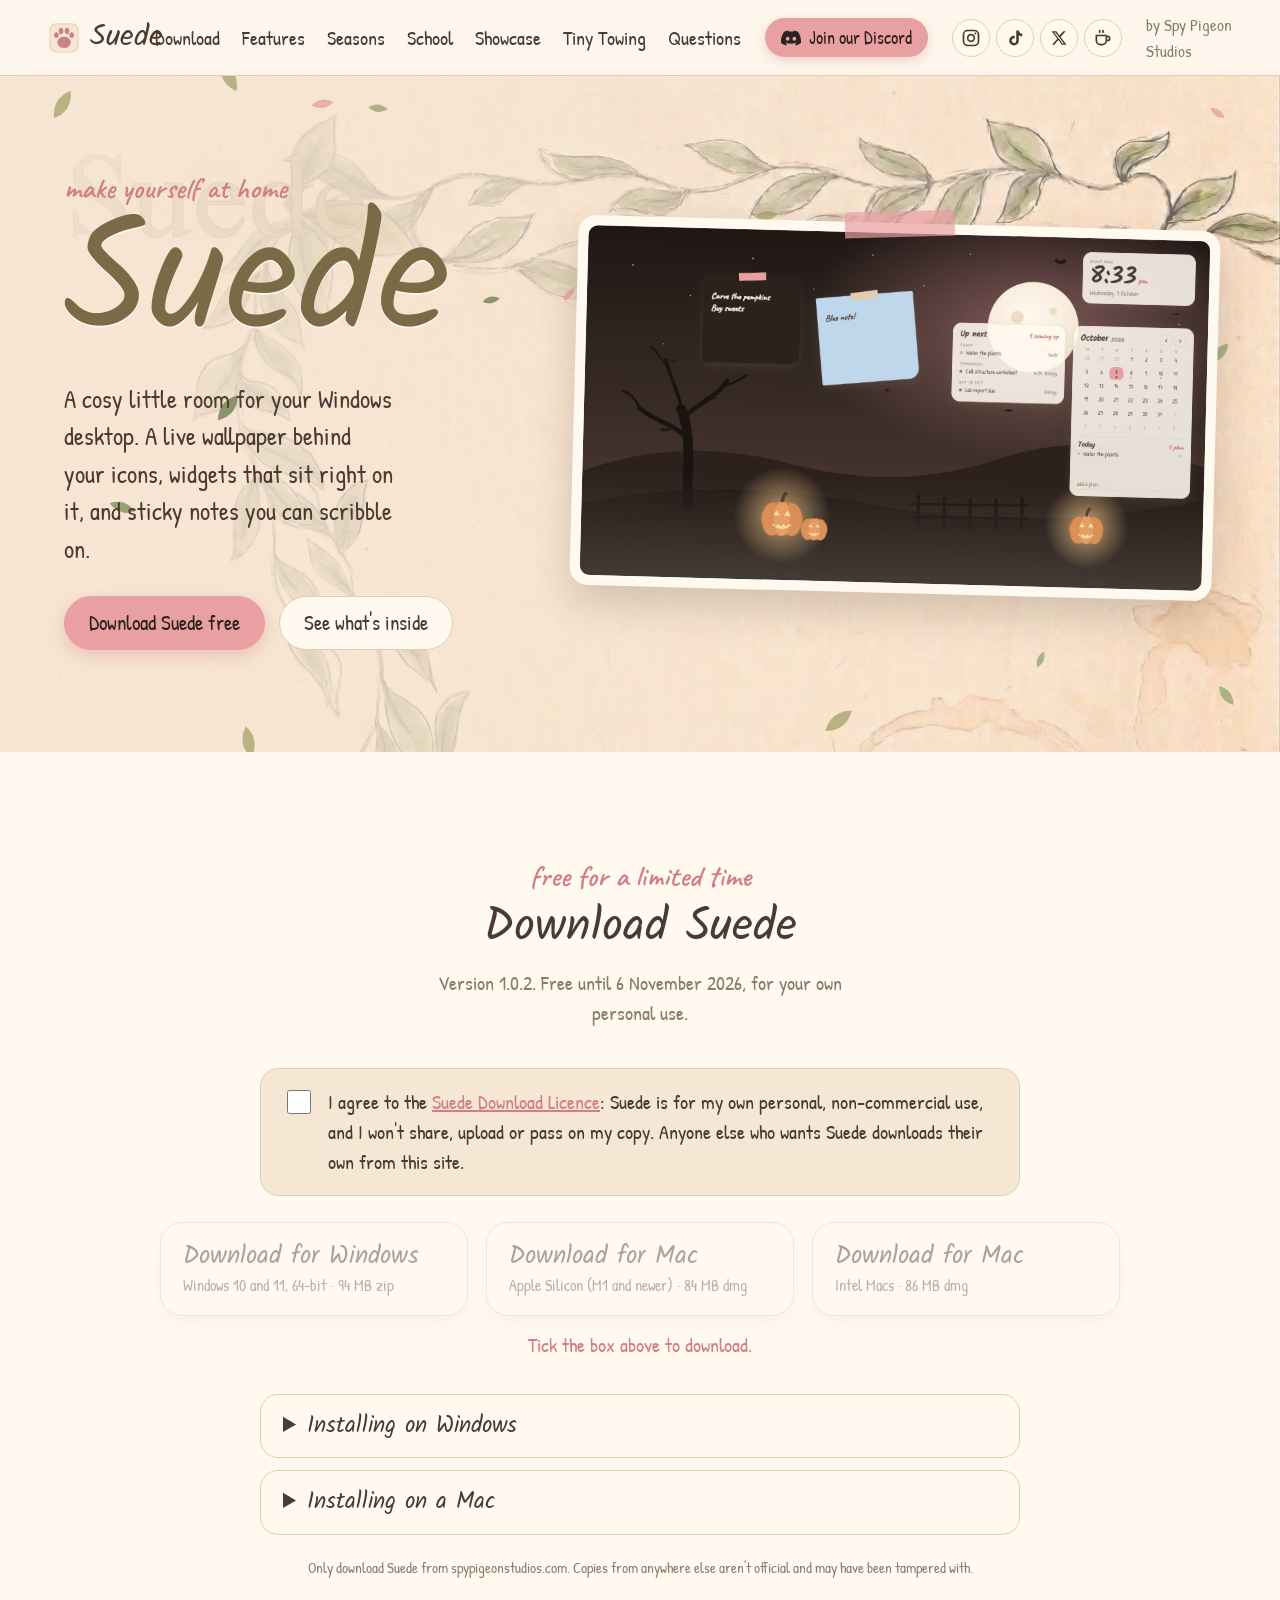
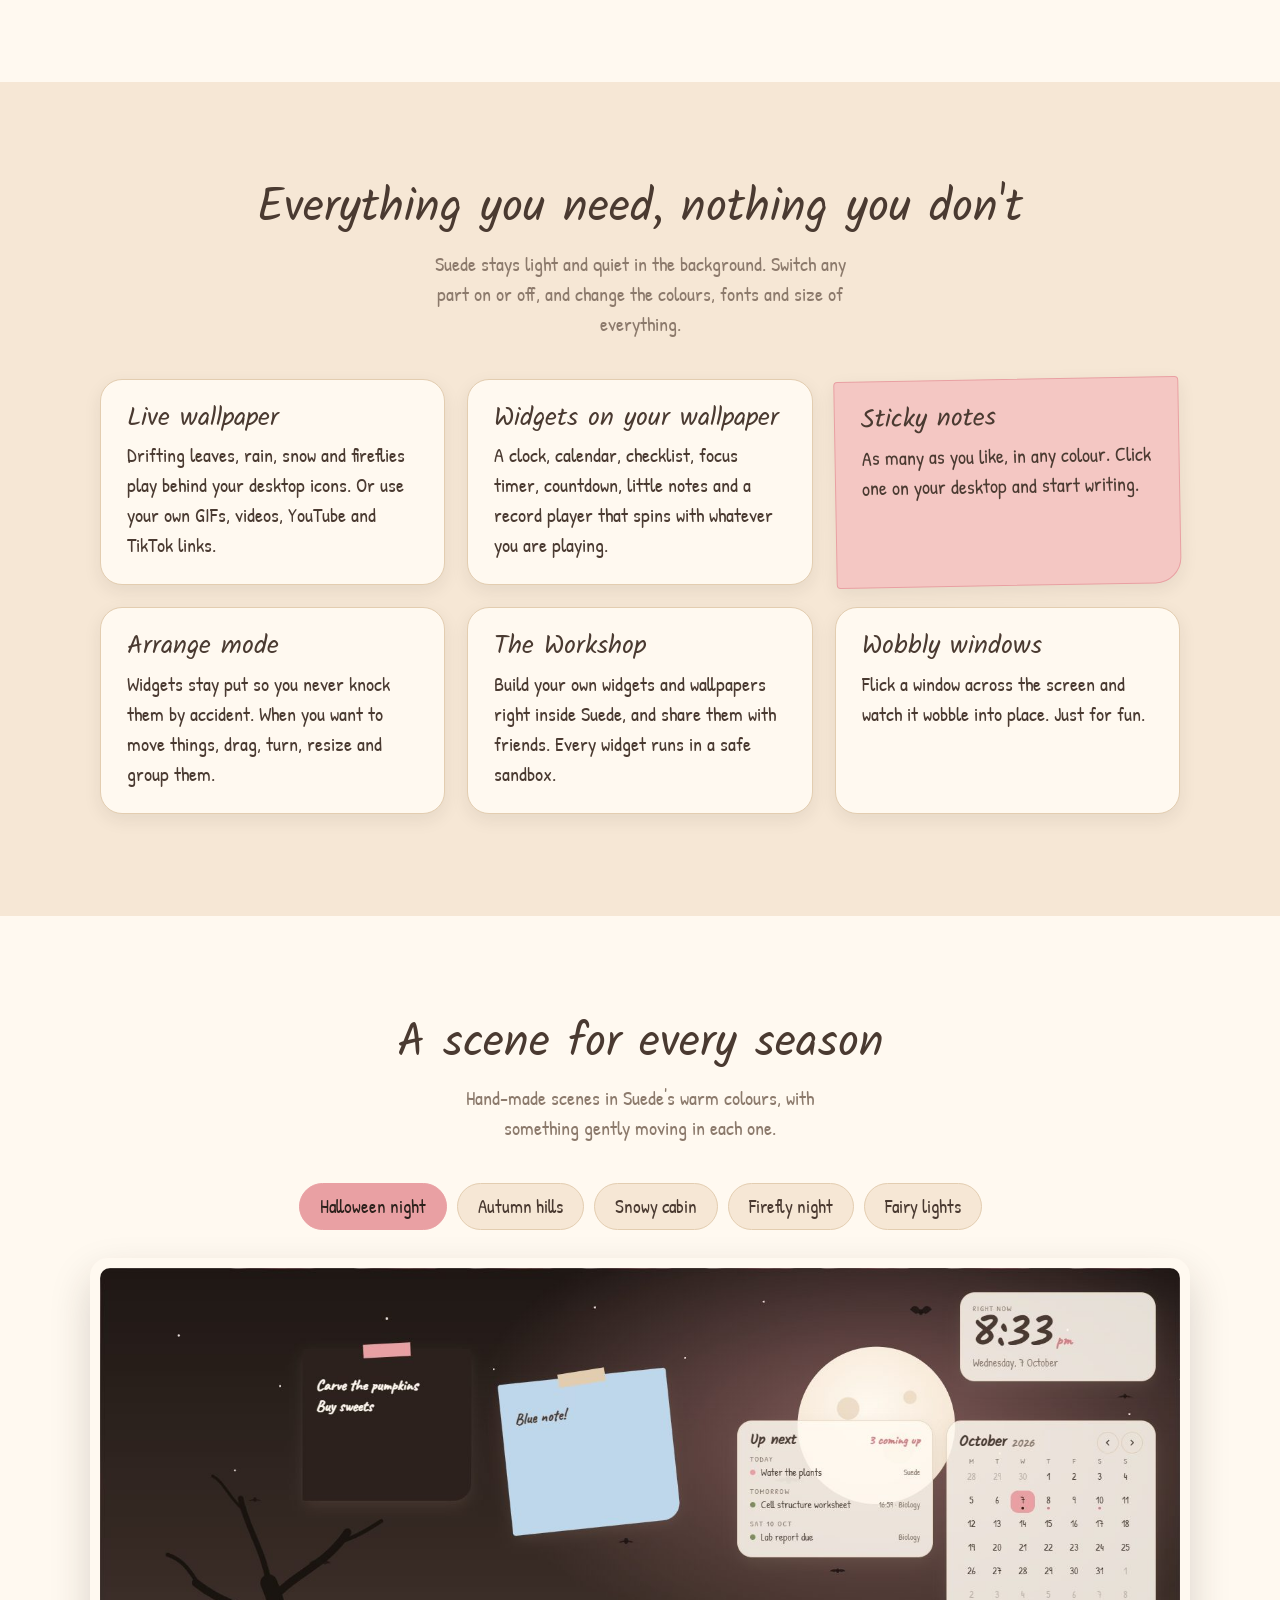
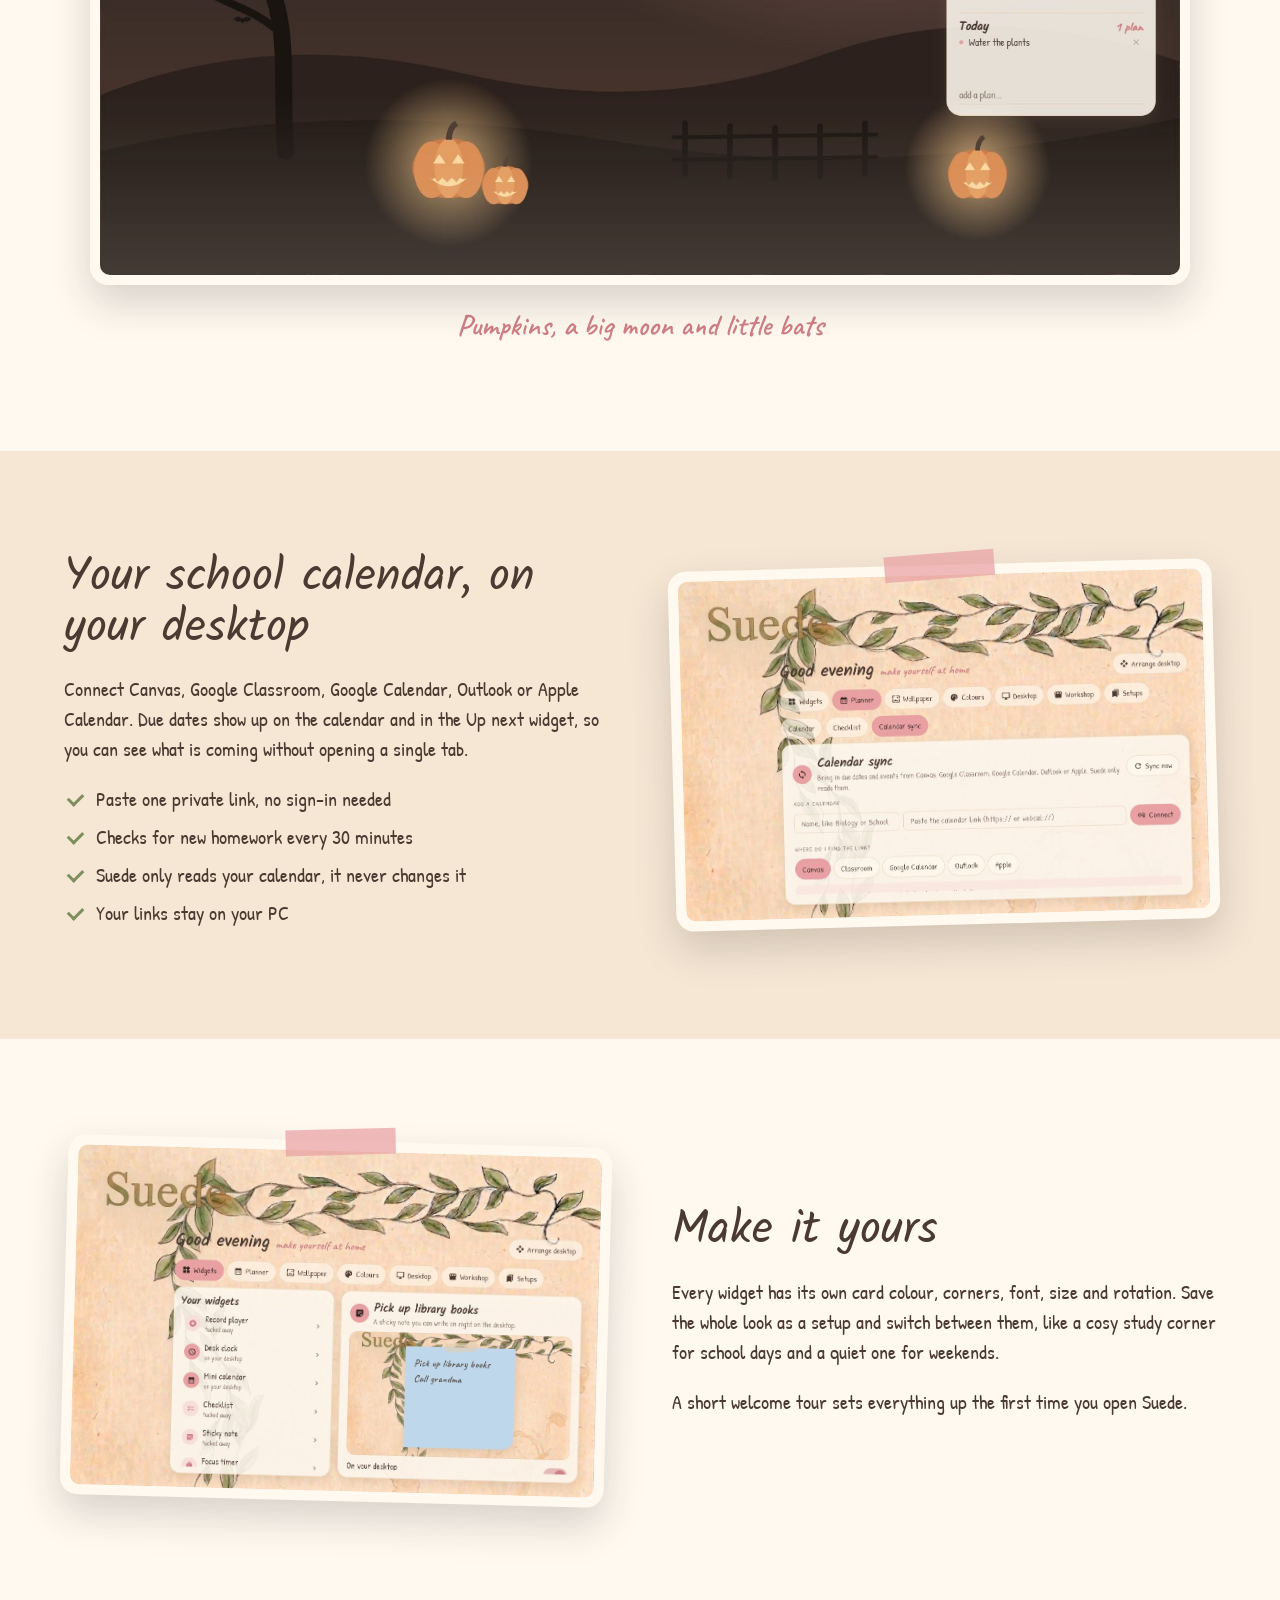
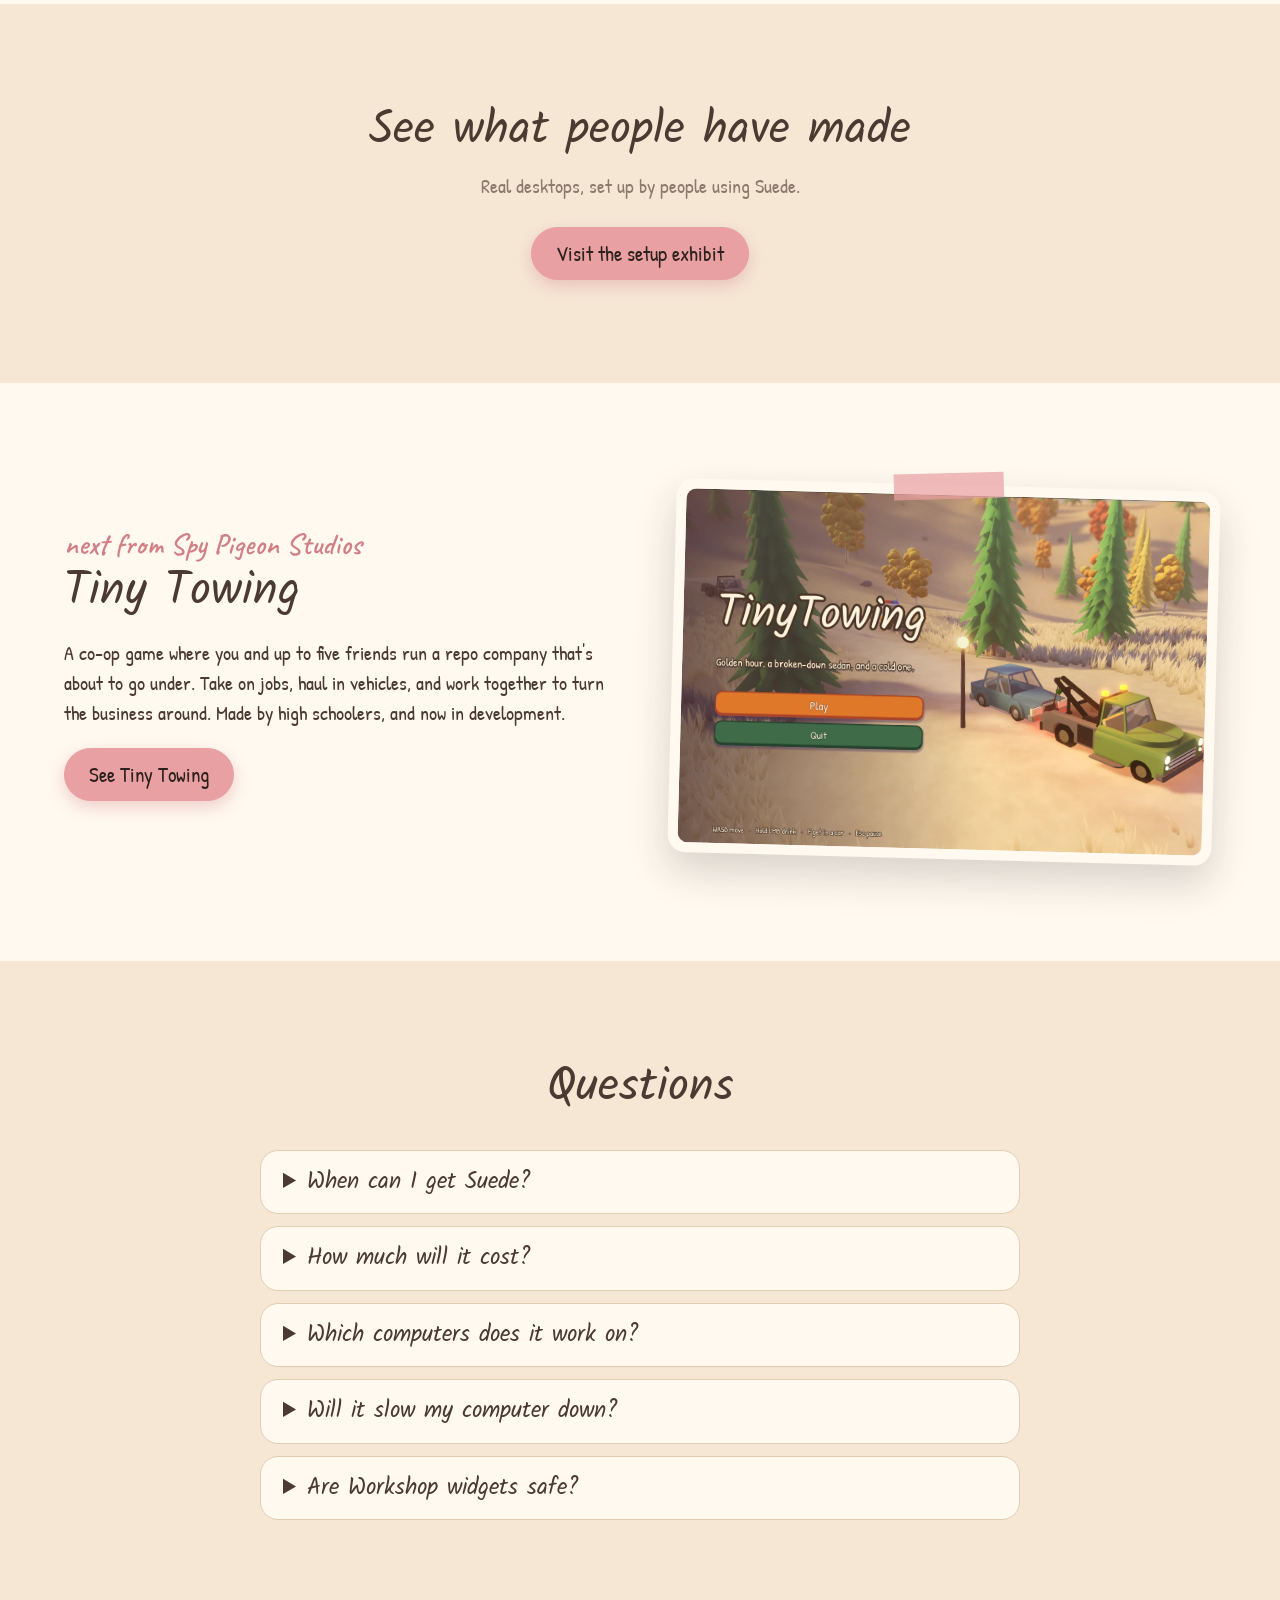
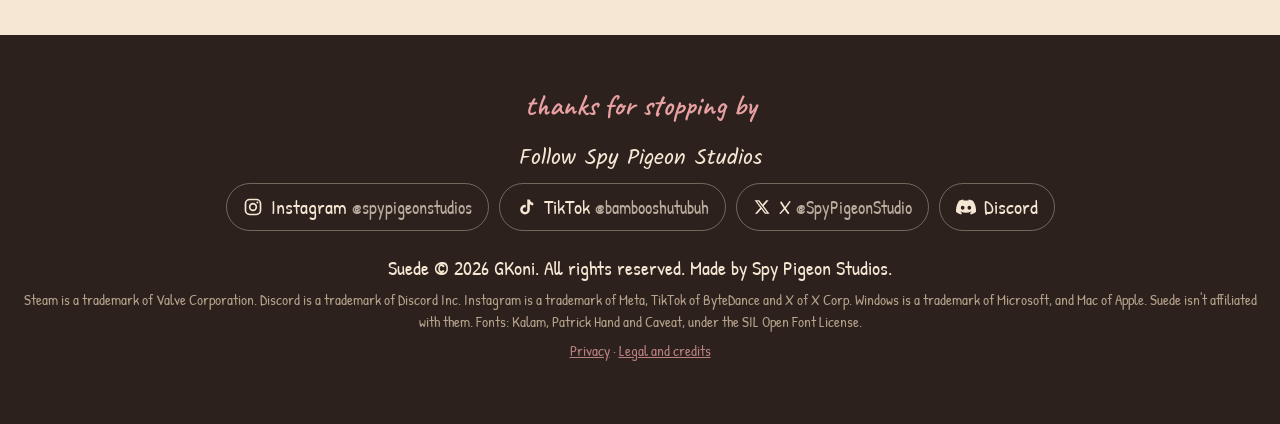
<file: index.html>
<!doctype html>
<!-- Suede. Copyright (c) 2026 GKoni. All rights reserved. Made by Spy Pigeon Studios. -->
<html lang="en">
<head>
    <meta charset="utf-8">
    <meta name="viewport" content="width=device-width, initial-scale=1">
    <title>Suede - a cosy little room for your desktop</title>
    <meta name="description" content="Suede turns your Windows desktop into a cosy little room: a live wallpaper behind your icons, widgets that sit right on it, sticky notes, and your school calendar. Coming to Steam.">
    <meta property="og:title" content="Suede - a cosy little room for your desktop">
    <meta property="og:description" content="Live wallpapers, widgets, sticky notes and your school calendar, right on your Windows desktop. Coming to Steam.">
    <meta property="og:image" content="https://spypigeonstudios.com/images/desk-halloween.jpg">
    <meta property="og:url" content="https://spypigeonstudios.com/">
    <meta name="twitter:card" content="summary_large_image">
    <meta name="theme-color" content="#F6E7D5">
    <link rel="icon" href="favicon.ico">
    <link rel="apple-touch-icon" href="images/icon-180.png">
    <link rel="stylesheet" href="style.css">
    <script type="application/ld+json">
    {"@context": "https://schema.org", "@type": "Organization", "name": "Spy Pigeon Studios", "url": "https://spypigeonstudios.com/",
     "logo": "https://spypigeonstudios.com/images/icon-180.png",
     "sameAs": ["https://www.instagram.com/spypigeonstudios/", "https://www.tiktok.com/@bambooshutubuh", "https://x.com/SpyPigeonStudio", "https://discord.gg/Z22ZAXCTtA"]}
    </script>
</head>
<body>
    <header class="top">
        <a class="brand" href="#">
            <img src="images/icon-64.png" alt="" width="32" height="32">
            <span>Suede</span>
        </a>
        <nav>
            <a href="#download">Download</a>
            <a href="#features">Features</a>
            <a href="#seasons">Seasons</a>
            <a href="#school">School</a>
            <a href="showcase.html">Showcase</a>
            <a href="tinytowing.html">Tiny Towing</a>
            <a href="#questions">Questions</a>
        </nav>
        <a class="discord" href="https://discord.gg/Z22ZAXCTtA" target="_blank" rel="noopener">
            <svg viewBox="0 0 24 24" width="20" height="20" aria-hidden="true"><path fill="currentColor" d="M20.3 4.4A19.6 19.6 0 0 0 15.4 3l-.6 1.3a18.3 18.3 0 0 0-5.6 0L8.6 3a19.5 19.5 0 0 0-4.9 1.4C.6 9-.3 13.5.1 18a19.8 19.8 0 0 0 6 3l1.3-2.1c-.7-.3-1.4-.6-2-1l.5-.4a14 14 0 0 0 12.2 0l.5.4c-.6.4-1.3.7-2 1l1.3 2.1a19.7 19.7 0 0 0 6-3c.5-5.2-.8-9.7-3.6-13.6ZM8 15.3c-1.2 0-2.2-1.1-2.2-2.4s1-2.4 2.2-2.4 2.2 1.1 2.2 2.4-1 2.4-2.2 2.4Zm8 0c-1.2 0-2.2-1.1-2.2-2.4s1-2.4 2.2-2.4 2.2 1.1 2.2 2.4-1 2.4-2.2 2.4Z"/></svg>
            <span>Join our Discord</span>
        </a>
        <span class="socials">
            <a class="social" href="https://www.instagram.com/spypigeonstudios/" target="_blank" rel="noopener me" aria-label="Spy Pigeon Studios on Instagram" title="Instagram"><svg viewBox="0 0 24 24" width="20" height="20" aria-hidden="true"><rect x="3" y="3" width="18" height="18" rx="5" fill="none" stroke="currentColor" stroke-width="2"/><circle cx="12" cy="12" r="4" fill="none" stroke="currentColor" stroke-width="2"/><circle cx="17.3" cy="6.7" r="1.2" fill="currentColor"/></svg></a>
            <a class="social" href="https://www.tiktok.com/@bambooshutubuh" target="_blank" rel="noopener me" aria-label="Spy Pigeon Studios on TikTok" title="TikTok"><svg viewBox="0 0 24 24" width="20" height="20" aria-hidden="true"><path fill="currentColor" d="M16.6 3c.4 2.2 1.9 3.8 4.1 4v3.1a7.6 7.6 0 0 1-4.1-1.3v6.4a5.8 5.8 0 1 1-5.8-5.8c.3 0 .6 0 .9.1v3.2a2.7 2.7 0 1 0 1.8 2.5V3h3.1Z"/></svg></a>
            <a class="social" href="https://x.com/SpyPigeonStudio" target="_blank" rel="noopener me" aria-label="Spy Pigeon Studios on X" title="X"><svg viewBox="0 0 24 24" width="18" height="18" aria-hidden="true"><path fill="currentColor" d="M17.8 3h3l-6.6 7.6L22 21h-6.1l-4.8-6.3L5.6 21h-3l7.1-8.1L2.2 3h6.2l4.3 5.7L17.8 3Zm-1 16.2h1.7L7.3 4.7H5.5l11.3 14.5Z"/></svg></a>
            <a class="social" href="https://buymeacoffee.com/spypigeonstudios" target="_blank" rel="noopener me" aria-label="Spy Pigeon Studios on Buy Me a Coffee" title="Buy Me a Coffee"><svg viewBox="0 0 24 24" width="20" height="20" aria-hidden="true"><path fill="none" stroke="currentColor" stroke-width="2" stroke-linecap="round" stroke-linejoin="round" d="M4 9h12v6a5 5 0 0 1-5 5H9a5 5 0 0 1-5-5V9Zm12 1h1.5a2.5 2.5 0 0 1 0 5H16M8 3v2m4-2v2"/></svg></a>
        </span>
        <span class="studio">by Spy Pigeon Studios</span>
    </header>

    <aside class="offer" id="offer" data-until="2026-11-06" aria-label="Free for a limited time">
        <div class="offer-words">
            <p class="script">for a limited time</p>
            <h2>Suede is free until 6 November</h2>
            <p>Download Suede 1.0 below, free for your own use. Once the offer ends, Suede is coming to Steam as a paid app. Come say hi on our <a href="https://discord.gg/Z22ZAXCTtA" target="_blank" rel="noopener">Discord</a>.</p>
        </div>
        <div class="offer-action">
            <a class="offer-button" href="#download">
                <svg viewBox="0 0 24 24" width="24" height="24" aria-hidden="true"><path fill="currentColor" d="M12 3a1 1 0 0 1 1 1v9.6l3.3-3.3a1 1 0 1 1 1.4 1.4l-5 5a1 1 0 0 1-1.4 0l-5-5a1 1 0 1 1 1.4-1.4l3.3 3.3V4a1 1 0 0 1 1-1ZM5 19a1 1 0 0 1 1-1h12a1 1 0 1 1 0 2H6a1 1 0 0 1-1-1Z"/></svg>
                <span>Download Suede free</span>
            </a>
            <span class="offer-left" data-left>Free until 6 November 2026</span>
        </div>
    </aside>

    <section class="hero">
        <canvas id="leaves" aria-hidden="true"></canvas>
        <div class="hero-words">
            <p class="script">make yourself at home</p>
            <h1>Suede</h1>
            <p class="lead">A cosy little room for your Windows desktop. A live wallpaper behind your icons, widgets that sit right on it, and sticky notes you can scribble on.</p>
            <div class="actions">
                <a class="button" href="#download">Download Suede free</a>
                <a class="badge" href="#features">See what's inside</a>
            </div>
        </div>
        <figure class="screen tilt-right">
            <span class="tape"></span>
            <img src="images/desk-halloween.jpg" alt="A Windows desktop with the Halloween night wallpaper, sticky notes, an Up next list, a clock and a calendar" width="1600" height="900">
        </figure>
    </section>

    <section id="download" class="band soft download">
        <p class="script">free for a limited time</p>
        <h2>Download Suede</h2>
        <p class="intro">Version 1.0.2. Free until 6 November 2026, for your own personal use.</p>

        <div class="agree-box">
            <label class="agree">
                <input type="checkbox" id="agree">
                <span>I agree to the <a href="legal.html#download-licence">Suede Download Licence</a>: Suede is for my own personal, non-commercial use, and I won't share, upload or pass on my copy. Anyone else who wants Suede downloads their own from this site.</span>
            </label>
        </div>

        <div class="downloads" id="downloads" aria-disabled="true">
            <a class="get" data-os="windows" aria-label="Download for Windows" href="https://github.com/RonTheRentalCop/Spy-Pigeon-Studios/releases/download/v1.0.2/Suede-1.0.2-windows-x64.zip" download>
                <span class="get-name">Download for Windows</span>
                <span class="get-detail">Windows 10 and 11, 64-bit · <span data-size="windows">94 MB zip</span></span>
            </a>
            <a class="get" data-os="mac-arm" aria-label="Download for Mac (Apple Silicon)" href="https://github.com/RonTheRentalCop/Spy-Pigeon-Studios/releases/download/v1.0.2/Suede-1.0.2-mac-apple-silicon.dmg" download>
                <span class="get-name">Download for Mac</span>
                <span class="get-detail">Apple Silicon (M1 and newer) · <span data-size="mac-arm">84 MB dmg</span></span>
            </a>
            <a class="get" data-os="mac-intel" aria-label="Download for Mac (Intel)" href="https://github.com/RonTheRentalCop/Spy-Pigeon-Studios/releases/download/v1.0.2/Suede-1.0.2-mac-intel.dmg" download>
                <span class="get-name">Download for Mac</span>
                <span class="get-detail">Intel Macs · <span data-size="mac-intel">86 MB dmg</span></span>
            </a>
        </div>
        <p class="tick-first" id="tick-first">Tick the box above to download.</p>

        <div class="install-help">
            <details>
                <summary>Installing on Windows</summary>
                <ol>
                    <li>Unzip the whole Suede folder somewhere you like, such as Documents, and keep everything in it together.</li>
                    <li>Double-click <strong>Suede.exe</strong>.</li>
                    <li>Windows may say "Windows protected your PC" because Suede isn't code-signed yet. Click <strong>More info</strong>, then <strong>Run anyway</strong>.</li>
                    <li>Suede lives in the system tray as a little pink paw. Right-click it to open Suede or quit.</li>
                </ol>
            </details>
            <details>
                <summary>Installing on a Mac</summary>
                <ol>
                    <li>Not sure which Mac you have? Open the Apple menu, choose <strong>About This Mac</strong>, and look at <strong>Chip</strong>. "Apple M…" means Apple Silicon. "Intel" means Intel.</li>
                    <li>Open the downloaded file and drag <strong>Suede</strong> into <strong>Applications</strong>.</li>
                    <li>The first time, macOS may say it can't check Suede because Suede isn't notarised by Apple yet. Open <strong>System Settings</strong>, then <strong>Privacy &amp; Security</strong>, scroll down and click <strong>Open Anyway</strong> next to Suede.</li>
                    <li>Suede lives in the menu bar as a little pink paw.</li>
                </ol>
            </details>
        </div>
        <p class="small center fine-print">Only download Suede from spypigeonstudios.com. Copies from anywhere else aren't official and may have been tampered with.</p>
    </section>

    <section id="features" class="band">
        <h2>Everything you need, nothing you don't</h2>
        <p class="intro">Suede stays light and quiet in the background. Switch any part on or off, and change the colours, fonts and size of everything.</p>
        <div class="cards">
            <article class="card">
                <h3>Live wallpaper</h3>
                <p>Drifting leaves, rain, snow and fireflies play behind your desktop icons. Or use your own GIFs, videos, YouTube and TikTok links.</p>
            </article>
            <article class="card">
                <h3>Widgets on your wallpaper</h3>
                <p>A clock, calendar, checklist, focus timer, countdown, little notes and a record player that spins with whatever you are playing.</p>
            </article>
            <article class="card note-card">
                <h3>Sticky notes</h3>
                <p>As many as you like, in any colour. Click one on your desktop and start writing.</p>
            </article>
            <article class="card">
                <h3>Arrange mode</h3>
                <p>Widgets stay put so you never knock them by accident. When you want to move things, drag, turn, resize and group them.</p>
            </article>
            <article class="card">
                <h3>The Workshop</h3>
                <p>Build your own widgets and wallpapers right inside Suede, and share them with friends. Every widget runs in a safe sandbox.</p>
            </article>
            <article class="card">
                <h3>Wobbly windows</h3>
                <p>Flick a window across the screen and watch it wobble into place. Just for fun.</p>
            </article>
        </div>
    </section>

    <section id="seasons" class="band soft">
        <h2>A scene for every season</h2>
        <p class="intro">Hand-made scenes in Suede's warm colours, with something gently moving in each one.</p>
        <div class="tabs" role="tablist">
            <button class="tab on" data-scene="halloween" role="tab" aria-selected="true">Halloween night</button>
            <button class="tab" data-scene="autumn" role="tab" aria-selected="false">Autumn hills</button>
            <button class="tab" data-scene="snow" role="tab" aria-selected="false">Snowy cabin</button>
            <button class="tab" data-scene="fireflies" role="tab" aria-selected="false">Firefly night</button>
            <button class="tab" data-scene="lights" role="tab" aria-selected="false">Fairy lights</button>
        </div>
        <figure class="screen wide">
            <img id="scene" src="images/desk-halloween.jpg" alt="The Halloween night scene with pumpkins, a big moon and little bats" width="1600" height="900">
        </figure>
        <p class="caption script" id="scene-caption">Pumpkins, a big moon and little bats</p>
    </section>

    <section id="school" class="band split">
        <div>
            <h2>Your school calendar, on your desktop</h2>
            <p>Connect Canvas, Google Classroom, Google Calendar, Outlook or Apple Calendar. Due dates show up on the calendar and in the Up next widget, so you can see what is coming without opening a single tab.</p>
            <ul class="ticks">
                <li>Paste one private link, no sign-in needed</li>
                <li>Checks for new homework every 30 minutes</li>
                <li>Suede only reads your calendar, it never changes it</li>
                <li>Your links stay on your PC</li>
            </ul>
        </div>
        <figure class="screen tilt-left">
            <span class="tape"></span>
            <img src="images/app-sync.jpg" alt="The Calendar sync page in the Suede window" width="1143" height="742" loading="lazy">
        </figure>
    </section>

    <section class="band soft split flip">
        <figure class="screen tilt-right">
            <span class="tape"></span>
            <img src="images/app-notes.jpg" alt="The Suede window with a blue sticky note being edited" width="1143" height="742" loading="lazy">
        </figure>
        <div>
            <h2>Make it yours</h2>
            <p>Every widget has its own card colour, corners, font, size and rotation. Save the whole look as a setup and switch between them, like a cosy study corner for school days and a quiet one for weekends.</p>
            <p>A short welcome tour sets everything up the first time you open Suede.</p>
        </div>
    </section>

    <section class="band showcase-teaser">
        <h2>See what people have made</h2>
        <p class="intro">Real desktops, set up by people using Suede.</p>
        <p class="center"><a class="button" href="showcase.html">Visit the setup exhibit</a></p>
    </section>

    <section class="band soft next-project" id="tiny-towing">
        <div>
            <p class="script">next from Spy Pigeon Studios</p>
            <h2>Tiny Towing</h2>
            <p>A co-op game where you and up to five friends run a repo company that's about to go under. Take on jobs, haul in vehicles, and work together to turn the business around. Made by high schoolers, and now in development.</p>
            <p><a class="button" href="tinytowing.html">See Tiny Towing</a></p>
        </div>
        <figure class="screen tilt-right">
            <span class="tape"></span>
            <img src="images/tinytowing/title-screen.webp" alt="The Tiny Towing title screen: a green tow truck towing a blue sedan at golden hour" width="1316" height="888" loading="lazy">
        </figure>
    </section>

    <section id="questions" class="band">
        <h2>Questions</h2>
        <div class="faq">
            <details>
                <summary>When can I get Suede?</summary>
                <p>Right now. Suede 1.0 is free to <a href="#download">download</a> until 6 November 2026. After that, Suede is coming to Steam.</p>
            </details>
            <details>
                <summary>How much will it cost?</summary>
                <p>Nothing until 6 November 2026. After that, Suede will be a paid app on Steam, and the price will be shared closer to launch.</p>
            </details>
            <details>
                <summary>Which computers does it work on?</summary>
                <p>Windows 10 and Windows 11 (64-bit), and Macs with Apple Silicon or Intel chips. Linux is coming soon.</p>
            </details>
            <details>
                <summary>Will it slow my computer down?</summary>
                <p>Suede is built to stay light. It can also pause the wallpaper while a game or full-screen app is open.</p>
            </details>
            <details>
                <summary>Are Workshop widgets safe?</summary>
                <p>Yes. Workshop widgets run in a locked sandbox, so they cannot reach your files or the rest of your computer.</p>
            </details>
        </div>
    </section>

    <footer>
        <p class="script">thanks for stopping by</p>
        <p class="follow-title">Follow Spy Pigeon Studios</p>
        <ul class="follow">
            <li><a href="https://www.instagram.com/spypigeonstudios/" target="_blank" rel="noopener me" aria-label="Spy Pigeon Studios on Instagram"><svg viewBox="0 0 24 24" width="20" height="20" aria-hidden="true"><rect x="3" y="3" width="18" height="18" rx="5" fill="none" stroke="currentColor" stroke-width="2"/><circle cx="12" cy="12" r="4" fill="none" stroke="currentColor" stroke-width="2"/><circle cx="17.3" cy="6.7" r="1.2" fill="currentColor"/></svg><span>Instagram <span class="handle">@spypigeonstudios</span></span></a></li>
            <li><a href="https://www.tiktok.com/@bambooshutubuh" target="_blank" rel="noopener me" aria-label="Spy Pigeon Studios on TikTok"><svg viewBox="0 0 24 24" width="20" height="20" aria-hidden="true"><path fill="currentColor" d="M16.6 3c.4 2.2 1.9 3.8 4.1 4v3.1a7.6 7.6 0 0 1-4.1-1.3v6.4a5.8 5.8 0 1 1-5.8-5.8c.3 0 .6 0 .9.1v3.2a2.7 2.7 0 1 0 1.8 2.5V3h3.1Z"/></svg><span>TikTok <span class="handle">@bambooshutubuh</span></span></a></li>
            <li><a href="https://x.com/SpyPigeonStudio" target="_blank" rel="noopener me" aria-label="Spy Pigeon Studios on X"><svg viewBox="0 0 24 24" width="18" height="18" aria-hidden="true"><path fill="currentColor" d="M17.8 3h3l-6.6 7.6L22 21h-6.1l-4.8-6.3L5.6 21h-3l7.1-8.1L2.2 3h6.2l4.3 5.7L17.8 3Zm-1 16.2h1.7L7.3 4.7H5.5l11.3 14.5Z"/></svg><span>X <span class="handle">@SpyPigeonStudio</span></span></a></li>
            <li><a href="https://discord.gg/Z22ZAXCTtA" target="_blank" rel="noopener" aria-label="Spy Pigeon Studios on Discord"><svg viewBox="0 0 24 24" width="20" height="20" aria-hidden="true"><path fill="currentColor" d="M20.3 4.4A19.6 19.6 0 0 0 15.4 3l-.6 1.3a18.3 18.3 0 0 0-5.6 0L8.6 3a19.5 19.5 0 0 0-4.9 1.4C.6 9-.3 13.5.1 18a19.8 19.8 0 0 0 6 3l1.3-2.1c-.7-.3-1.4-.6-2-1l.5-.4a14 14 0 0 0 12.2 0l.5.4c-.6.4-1.3.7-2 1l1.3 2.1a19.7 19.7 0 0 0 6-3c.5-5.2-.8-9.7-3.6-13.6ZM8 15.3c-1.2 0-2.2-1.1-2.2-2.4s1-2.4 2.2-2.4 2.2 1.1 2.2 2.4-1 2.4-2.2 2.4Zm8 0c-1.2 0-2.2-1.1-2.2-2.4s1-2.4 2.2-2.4 2.2 1.1 2.2 2.4-1 2.4-2.2 2.4Z"/></svg><span>Discord</span></a></li>
        </ul>
        <p>Suede &copy; 2026 GKoni. All rights reserved. Made by Spy Pigeon Studios.</p>
        <p class="small">Steam is a trademark of Valve Corporation. Discord is a trademark of Discord Inc. Instagram is a trademark of Meta, TikTok of ByteDance and X of X Corp. Windows is a trademark of Microsoft, and Mac of Apple. Suede isn't affiliated with them. Fonts: Kalam, Patrick Hand and Caveat, under the SIL Open Font License.</p>
        <p class="small"><a href="privacy.html">Privacy</a> · <a href="legal.html">Legal and credits</a></p>
    </footer>

    <script src="site.js"></script>
    <script src="banner.js"></script>
    <script src="download.js"></script>
    <script src="analytics.js"></script>
</body>
</html>
</file>
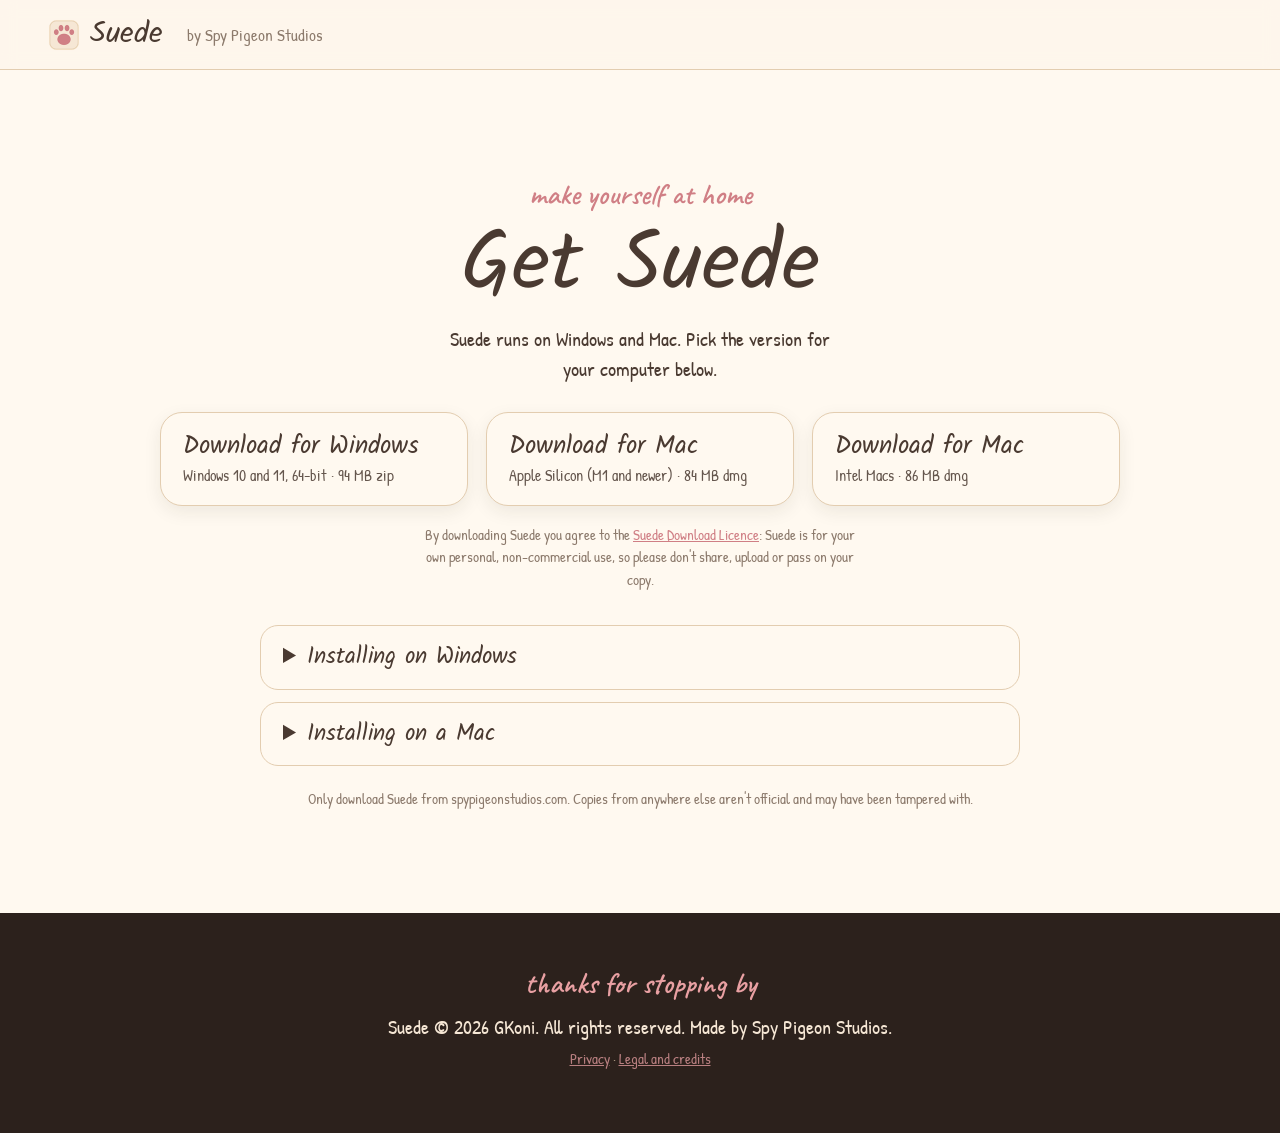
<file: get/index.html>
<!doctype html>
<!-- Suede. Copyright (c) 2026 GKoni. All rights reserved. Made by Spy Pigeon Studios. -->
<html lang="en">
<head>
    <meta charset="utf-8">
    <meta name="viewport" content="width=device-width, initial-scale=1">
    <title>Get Suede</title>
    <meta name="description" content="Download Suede for your computer: Windows, or Mac with Apple Silicon or Intel.">
    <meta property="og:title" content="Get Suede">
    <meta property="og:description" content="Download Suede for your Windows PC or Mac.">
    <meta property="og:image" content="https://spypigeonstudios.com/images/desk-halloween.jpg">
    <meta property="og:url" content="https://spypigeonstudios.com/get/">
    <meta name="theme-color" content="#F6E7D5">
    <link rel="canonical" href="https://spypigeonstudios.com/get/">
    <link rel="icon" href="../favicon.ico">
    <link rel="apple-touch-icon" href="../images/icon-180.png">
    <link rel="stylesheet" href="../style.css">
    <link rel="stylesheet" href="get.css">
</head>
<body class="get-page">
    <header class="top">
        <a class="brand" href="../">
            <img src="../images/icon-64.png" alt="" width="32" height="32">
            <span>Suede</span>
        </a>
        <span class="studio">by Spy Pigeon Studios</span>
    </header>

    <main class="band soft download">
        <p class="script">make yourself at home</p>
        <h1>Get Suede</h1>
        <p class="intro" id="found">Version 1.0.2, for your own personal use.</p>

        <div class="downloads" id="downloads">
            <a class="get" data-os="windows" aria-label="Download for Windows" href="https://github.com/RonTheRentalCop/Spy-Pigeon-Studios/releases/download/v1.0.2/Suede-1.0.2-windows-x64.zip" download>
                <span class="get-name">Download for Windows</span>
                <span class="get-detail">Windows 10 and 11, 64-bit · 94 MB zip</span>
            </a>
            <a class="get" data-os="mac-arm" aria-label="Download for Mac (Apple Silicon)" href="https://github.com/RonTheRentalCop/Spy-Pigeon-Studios/releases/download/v1.0.2/Suede-1.0.2-mac-apple-silicon.dmg" download>
                <span class="get-name">Download for Mac</span>
                <span class="get-detail">Apple Silicon (M1 and newer) · 84 MB dmg</span>
            </a>
            <a class="get" data-os="mac-intel" aria-label="Download for Mac (Intel)" href="https://github.com/RonTheRentalCop/Spy-Pigeon-Studios/releases/download/v1.0.2/Suede-1.0.2-mac-intel.dmg" download>
                <span class="get-name">Download for Mac</span>
                <span class="get-detail">Intel Macs · 86 MB dmg</span>
            </a>
        </div>
        <p class="licence-note">By downloading Suede you agree to the <a href="../legal.html#download-licence">Suede Download Licence</a>: Suede is for your own personal, non-commercial use, so please don't share, upload or pass on your copy.</p>

        <p class="switch" id="switch" hidden>
            <button type="button" id="intel" hidden>Got an Intel Mac? Get that one instead</button>
            <button type="button" id="others">Wrong version? See them all</button>
        </p>

        <div class="install-help">
            <details data-for="windows">
                <summary>Installing on Windows</summary>
                <ol>
                    <li>Unzip the whole Suede folder somewhere you like, such as Documents, and keep everything in it together.</li>
                    <li>Double-click <strong>Suede.exe</strong>.</li>
                    <li>Windows may say "Windows protected your PC" because Suede isn't code-signed yet. Click <strong>More info</strong>, then <strong>Run anyway</strong>.</li>
                    <li>Suede lives in the system tray as a little pink paw. Right-click it to open Suede or quit.</li>
                </ol>
            </details>
            <details data-for="mac">
                <summary>Installing on a Mac</summary>
                <ol>
                    <li>Not sure which Mac you have? Open the Apple menu, choose <strong>About This Mac</strong>, and look at <strong>Chip</strong>. "Apple M…" means Apple Silicon. "Intel" means Intel.</li>
                    <li>Open the downloaded file and drag <strong>Suede</strong> into <strong>Applications</strong>.</li>
                    <li>The first time, macOS may say it can't check Suede because Suede isn't notarised by Apple yet. Open <strong>System Settings</strong>, then <strong>Privacy &amp; Security</strong>, scroll down and click <strong>Open Anyway</strong> next to Suede.</li>
                    <li>Suede lives in the menu bar as a little pink paw.</li>
                </ol>
            </details>
        </div>
        <p class="small center fine-print">Only download Suede from spypigeonstudios.com. Copies from anywhere else aren't official and may have been tampered with.</p>
    </main>

    <footer>
        <p class="script">thanks for stopping by</p>
        <p>Suede &copy; 2026 GKoni. All rights reserved. Made by Spy Pigeon Studios.</p>
        <p class="small"><a href="../privacy.html">Privacy</a> · <a href="../legal.html">Legal and credits</a></p>
    </footer>

    <script src="get.js"></script>
    <script src="../analytics.js"></script>
</body>
</html>
</file>
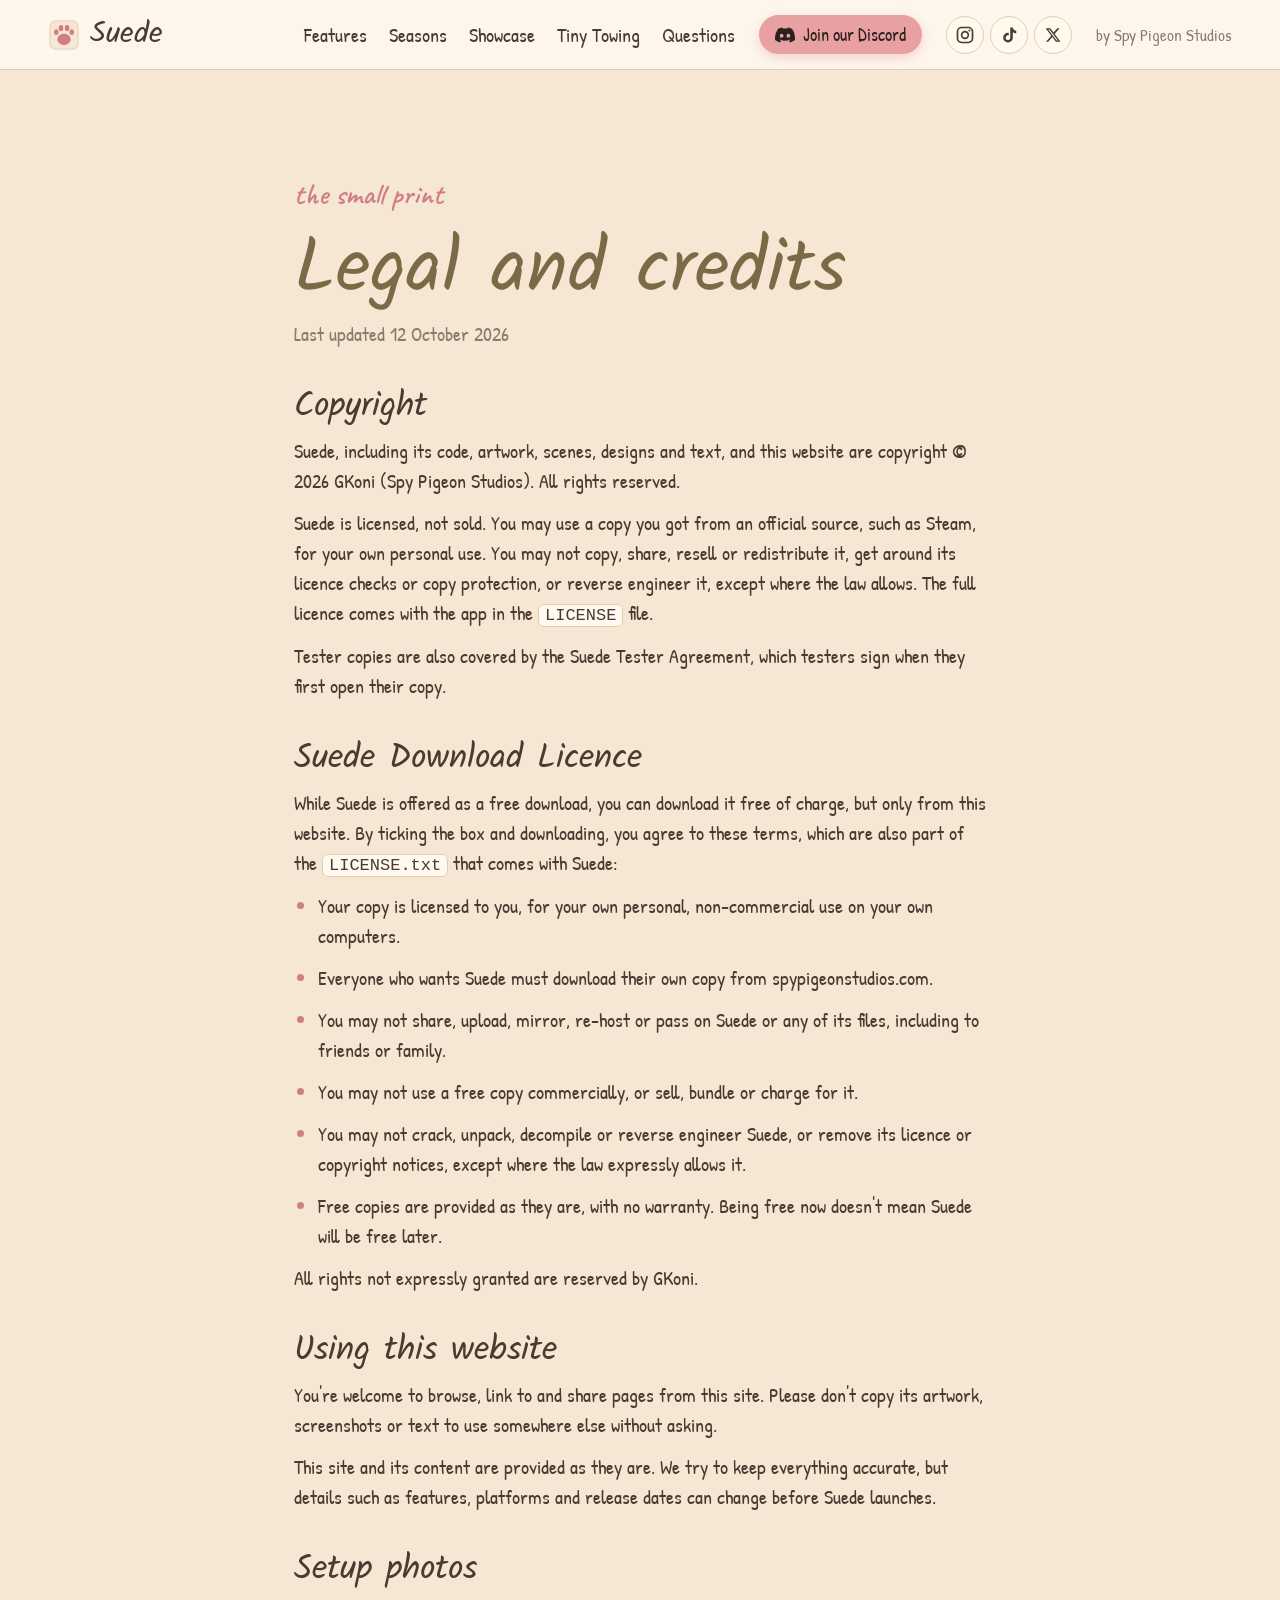
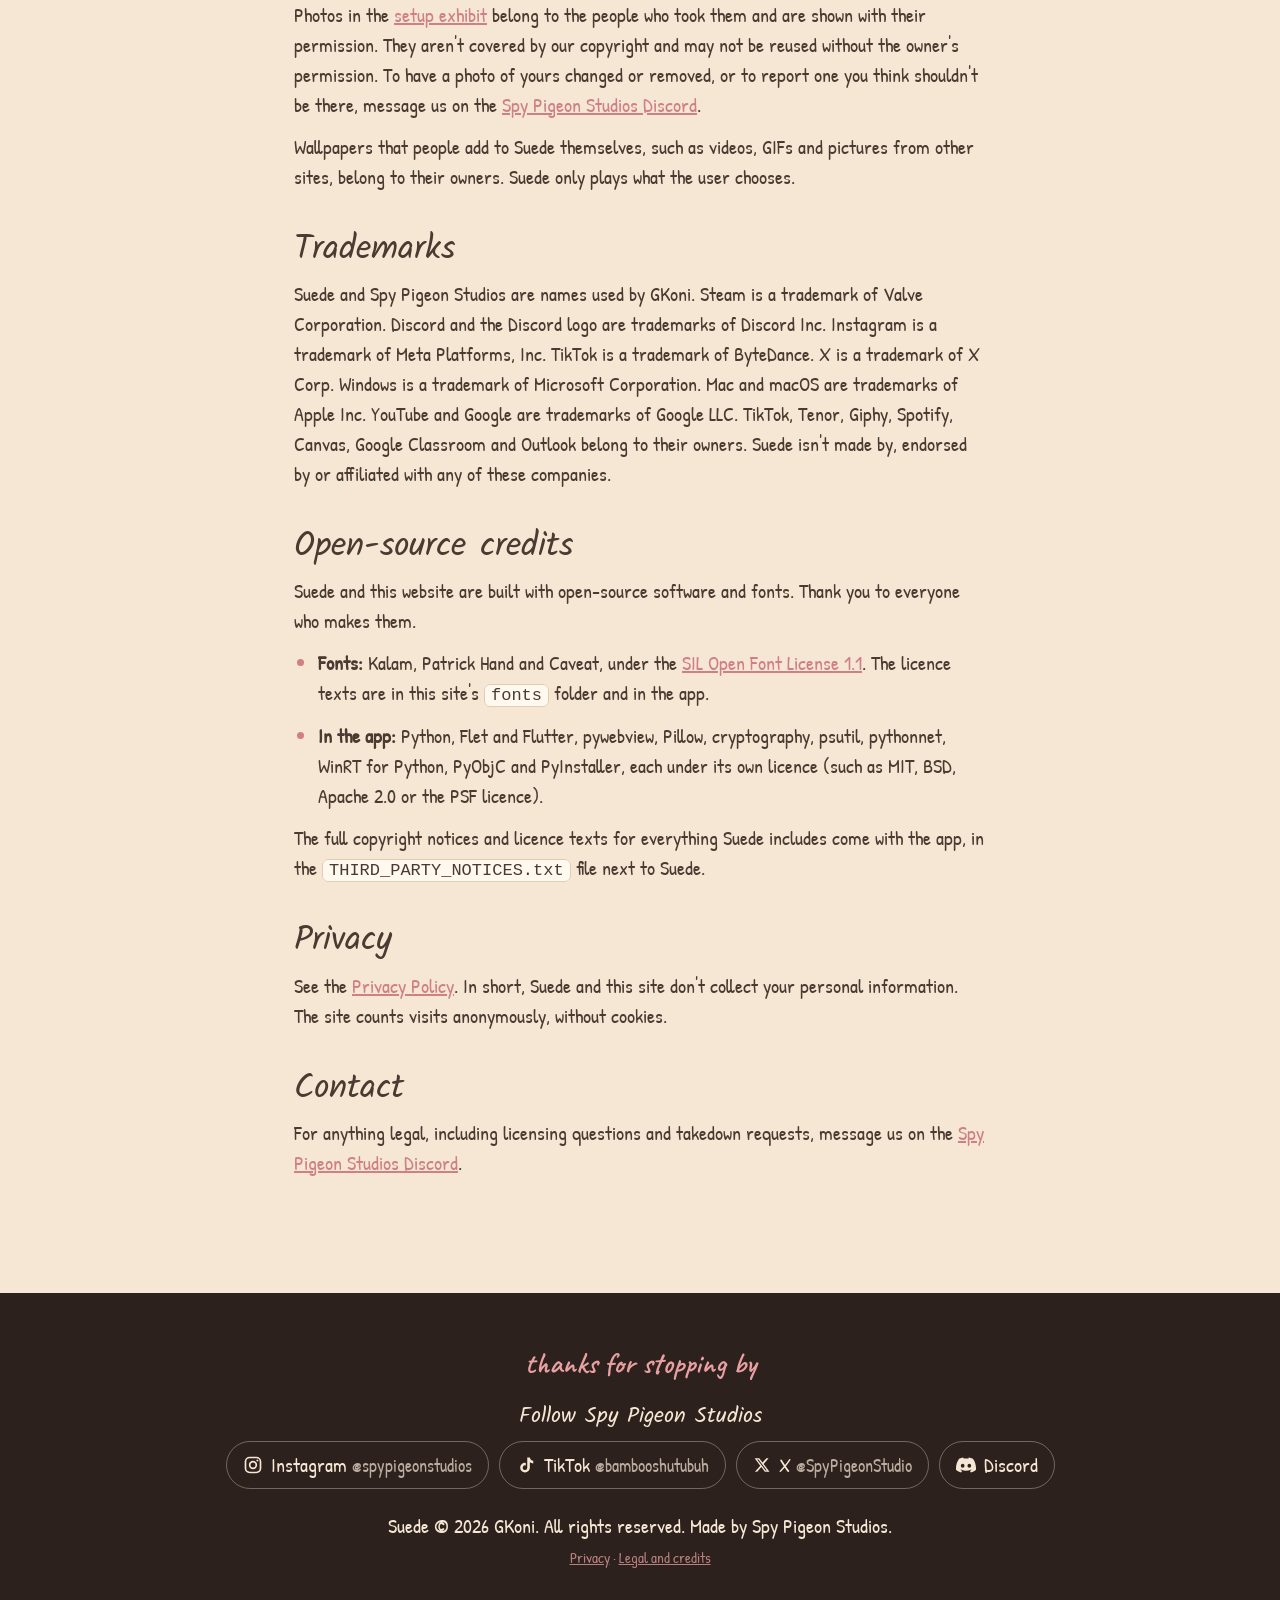
<file: legal.html>
<!doctype html>
<!-- Suede. Copyright (c) 2026 GKoni. All rights reserved. Made by Spy Pigeon Studios. -->
<html lang="en">
<head>
    <meta charset="utf-8">
    <meta name="viewport" content="width=device-width, initial-scale=1">
    <title>Legal and credits - Suede</title>
    <meta name="description" content="Copyright, trademarks, open-source credits and terms for Suede and spypigeonstudios.com.">
    <meta name="theme-color" content="#F6E7D5">
    <link rel="icon" href="favicon.ico">
    <link rel="apple-touch-icon" href="images/icon-180.png">
    <link rel="stylesheet" href="style.css">
</head>
<body>
    <header class="top">
        <a class="brand" href="index.html">
            <img src="images/icon-64.png" alt="" width="32" height="32">
            <span>Suede</span>
        </a>
        <nav>
            <a href="index.html#features">Features</a>
            <a href="index.html#seasons">Seasons</a>
            <a href="showcase.html">Showcase</a>
            <a href="tinytowing.html">Tiny Towing</a>
            <a href="index.html#questions">Questions</a>
        </nav>
        <a class="discord" href="https://discord.gg/Z22ZAXCTtA" target="_blank" rel="noopener">
            <svg viewBox="0 0 24 24" width="20" height="20" aria-hidden="true"><path fill="currentColor" d="M20.3 4.4A19.6 19.6 0 0 0 15.4 3l-.6 1.3a18.3 18.3 0 0 0-5.6 0L8.6 3a19.5 19.5 0 0 0-4.9 1.4C.6 9-.3 13.5.1 18a19.8 19.8 0 0 0 6 3l1.3-2.1c-.7-.3-1.4-.6-2-1l.5-.4a14 14 0 0 0 12.2 0l.5.4c-.6.4-1.3.7-2 1l1.3 2.1a19.7 19.7 0 0 0 6-3c.5-5.2-.8-9.7-3.6-13.6ZM8 15.3c-1.2 0-2.2-1.1-2.2-2.4s1-2.4 2.2-2.4 2.2 1.1 2.2 2.4-1 2.4-2.2 2.4Zm8 0c-1.2 0-2.2-1.1-2.2-2.4s1-2.4 2.2-2.4 2.2 1.1 2.2 2.4-1 2.4-2.2 2.4Z"/></svg>
            <span>Join our Discord</span>
        </a>
        <span class="socials">
            <a class="social" href="https://www.instagram.com/spypigeonstudios/" target="_blank" rel="noopener me" aria-label="Spy Pigeon Studios on Instagram" title="Instagram"><svg viewBox="0 0 24 24" width="20" height="20" aria-hidden="true"><rect x="3" y="3" width="18" height="18" rx="5" fill="none" stroke="currentColor" stroke-width="2"/><circle cx="12" cy="12" r="4" fill="none" stroke="currentColor" stroke-width="2"/><circle cx="17.3" cy="6.7" r="1.2" fill="currentColor"/></svg></a>
            <a class="social" href="https://www.tiktok.com/@bambooshutubuh" target="_blank" rel="noopener me" aria-label="Spy Pigeon Studios on TikTok" title="TikTok"><svg viewBox="0 0 24 24" width="20" height="20" aria-hidden="true"><path fill="currentColor" d="M16.6 3c.4 2.2 1.9 3.8 4.1 4v3.1a7.6 7.6 0 0 1-4.1-1.3v6.4a5.8 5.8 0 1 1-5.8-5.8c.3 0 .6 0 .9.1v3.2a2.7 2.7 0 1 0 1.8 2.5V3h3.1Z"/></svg></a>
            <a class="social" href="https://x.com/SpyPigeonStudio" target="_blank" rel="noopener me" aria-label="Spy Pigeon Studios on X" title="X"><svg viewBox="0 0 24 24" width="18" height="18" aria-hidden="true"><path fill="currentColor" d="M17.8 3h3l-6.6 7.6L22 21h-6.1l-4.8-6.3L5.6 21h-3l7.1-8.1L2.2 3h6.2l4.3 5.7L17.8 3Zm-1 16.2h1.7L7.3 4.7H5.5l11.3 14.5Z"/></svg></a>
        </span>
        <span class="studio">by Spy Pigeon Studios</span>
    </header>

    <aside class="offer" id="offer" data-until="2026-11-06" aria-label="Free for a limited time">
        <div class="offer-words">
            <p class="script">for a limited time</p>
            <h2>Suede is free until 6 November</h2>
            <p>Download Suede 1.0, free for your own use. Once the offer ends, Suede is coming to Steam as a paid app.</p>
        </div>
        <div class="offer-action">
            <a class="offer-button" href="index.html#download">
                <svg viewBox="0 0 24 24" width="24" height="24" aria-hidden="true"><path fill="currentColor" d="M12 3a1 1 0 0 1 1 1v9.6l3.3-3.3a1 1 0 1 1 1.4 1.4l-5 5a1 1 0 0 1-1.4 0l-5-5a1 1 0 1 1 1.4-1.4l3.3 3.3V4a1 1 0 0 1 1-1ZM5 19a1 1 0 0 1 1-1h12a1 1 0 1 1 0 2H6a1 1 0 0 1-1-1Z"/></svg>
                <span>Download Suede free</span>
            </a>
            <span class="offer-left" data-left>Free until 6 November 2026</span>
        </div>
    </aside>

    <main class="band doc">
        <p class="script">the small print</p>
        <h1>Legal and credits</h1>
        <p class="updated">Last updated 12 October 2026</p>

        <h2>Copyright</h2>
        <p>Suede, including its code, artwork, scenes, designs and text, and this website are copyright &copy; 2026 GKoni (Spy Pigeon Studios). All rights reserved.</p>
        <p>Suede is licensed, not sold. You may use a copy you got from an official source, such as Steam, for your own personal use. You may not copy, share, resell or redistribute it, get around its licence checks or copy protection, or reverse engineer it, except where the law allows. The full licence comes with the app in the <code>LICENSE</code> file.</p>
        <p>Tester copies are also covered by the Suede Tester Agreement, which testers sign when they first open their copy.</p>

        <h2 id="download-licence">Suede Download Licence</h2>
        <p>While Suede is offered as a free download, you can download it free of charge, but only from this website. By ticking the box and downloading, you agree to these terms, which are also part of the <code>LICENSE.txt</code> that comes with Suede:</p>
        <ul>
            <li>Your copy is licensed to you, for your own personal, non-commercial use on your own computers.</li>
            <li>Everyone who wants Suede must download their own copy from spypigeonstudios.com.</li>
            <li>You may not share, upload, mirror, re-host or pass on Suede or any of its files, including to friends or family.</li>
            <li>You may not use a free copy commercially, or sell, bundle or charge for it.</li>
            <li>You may not crack, unpack, decompile or reverse engineer Suede, or remove its licence or copyright notices, except where the law expressly allows it.</li>
            <li>Free copies are provided as they are, with no warranty. Being free now doesn't mean Suede will be free later.</li>
        </ul>
        <p>All rights not expressly granted are reserved by GKoni.</p>

        <h2>Using this website</h2>
        <p>You're welcome to browse, link to and share pages from this site. Please don't copy its artwork, screenshots or text to use somewhere else without asking.</p>
        <p>This site and its content are provided as they are. We try to keep everything accurate, but details such as features, platforms and release dates can change before Suede launches.</p>

        <h2>Setup photos</h2>
        <p>Photos in the <a href="showcase.html">setup exhibit</a> belong to the people who took them and are shown with their permission. They aren't covered by our copyright and may not be reused without the owner's permission. To have a photo of yours changed or removed, or to report one you think shouldn't be there, message us on the <a href="https://discord.gg/Z22ZAXCTtA" target="_blank" rel="noopener">Spy Pigeon Studios Discord</a>.</p>
        <p>Wallpapers that people add to Suede themselves, such as videos, GIFs and pictures from other sites, belong to their owners. Suede only plays what the user chooses.</p>

        <h2>Trademarks</h2>
        <p>Suede and Spy Pigeon Studios are names used by GKoni. Steam is a trademark of Valve Corporation. Discord and the Discord logo are trademarks of Discord Inc. Instagram is a trademark of Meta Platforms, Inc. TikTok is a trademark of ByteDance. X is a trademark of X Corp. Windows is a trademark of Microsoft Corporation. Mac and macOS are trademarks of Apple Inc. YouTube and Google are trademarks of Google LLC. TikTok, Tenor, Giphy, Spotify, Canvas, Google Classroom and Outlook belong to their owners. Suede isn't made by, endorsed by or affiliated with any of these companies.</p>

        <h2>Open-source credits</h2>
        <p>Suede and this website are built with open-source software and fonts. Thank you to everyone who makes them.</p>
        <ul>
            <li><strong>Fonts:</strong> Kalam, Patrick Hand and Caveat, under the <a href="https://openfontlicense.org" target="_blank" rel="noopener">SIL Open Font License 1.1</a>. The licence texts are in this site's <code>fonts</code> folder and in the app.</li>
            <li><strong>In the app:</strong> Python, Flet and Flutter, pywebview, Pillow, cryptography, psutil, pythonnet, WinRT for Python, PyObjC and PyInstaller, each under its own licence (such as MIT, BSD, Apache 2.0 or the PSF licence).</li>
        </ul>
        <p>The full copyright notices and licence texts for everything Suede includes come with the app, in the <code>THIRD_PARTY_NOTICES.txt</code> file next to Suede.</p>

        <h2>Privacy</h2>
        <p>See the <a href="privacy.html">Privacy Policy</a>. In short, Suede and this site don't collect your personal information. The site counts visits anonymously, without cookies.</p>

        <h2>Contact</h2>
        <p>For anything legal, including licensing questions and takedown requests, message us on the <a href="https://discord.gg/Z22ZAXCTtA" target="_blank" rel="noopener">Spy Pigeon Studios Discord</a>.</p>
    </main>

    <footer>
        <p class="script">thanks for stopping by</p>
        <p class="follow-title">Follow Spy Pigeon Studios</p>
        <ul class="follow">
            <li><a href="https://www.instagram.com/spypigeonstudios/" target="_blank" rel="noopener me" aria-label="Spy Pigeon Studios on Instagram"><svg viewBox="0 0 24 24" width="20" height="20" aria-hidden="true"><rect x="3" y="3" width="18" height="18" rx="5" fill="none" stroke="currentColor" stroke-width="2"/><circle cx="12" cy="12" r="4" fill="none" stroke="currentColor" stroke-width="2"/><circle cx="17.3" cy="6.7" r="1.2" fill="currentColor"/></svg><span>Instagram <span class="handle">@spypigeonstudios</span></span></a></li>
            <li><a href="https://www.tiktok.com/@bambooshutubuh" target="_blank" rel="noopener me" aria-label="Spy Pigeon Studios on TikTok"><svg viewBox="0 0 24 24" width="20" height="20" aria-hidden="true"><path fill="currentColor" d="M16.6 3c.4 2.2 1.9 3.8 4.1 4v3.1a7.6 7.6 0 0 1-4.1-1.3v6.4a5.8 5.8 0 1 1-5.8-5.8c.3 0 .6 0 .9.1v3.2a2.7 2.7 0 1 0 1.8 2.5V3h3.1Z"/></svg><span>TikTok <span class="handle">@bambooshutubuh</span></span></a></li>
            <li><a href="https://x.com/SpyPigeonStudio" target="_blank" rel="noopener me" aria-label="Spy Pigeon Studios on X"><svg viewBox="0 0 24 24" width="18" height="18" aria-hidden="true"><path fill="currentColor" d="M17.8 3h3l-6.6 7.6L22 21h-6.1l-4.8-6.3L5.6 21h-3l7.1-8.1L2.2 3h6.2l4.3 5.7L17.8 3Zm-1 16.2h1.7L7.3 4.7H5.5l11.3 14.5Z"/></svg><span>X <span class="handle">@SpyPigeonStudio</span></span></a></li>
            <li><a href="https://discord.gg/Z22ZAXCTtA" target="_blank" rel="noopener" aria-label="Spy Pigeon Studios on Discord"><svg viewBox="0 0 24 24" width="20" height="20" aria-hidden="true"><path fill="currentColor" d="M20.3 4.4A19.6 19.6 0 0 0 15.4 3l-.6 1.3a18.3 18.3 0 0 0-5.6 0L8.6 3a19.5 19.5 0 0 0-4.9 1.4C.6 9-.3 13.5.1 18a19.8 19.8 0 0 0 6 3l1.3-2.1c-.7-.3-1.4-.6-2-1l.5-.4a14 14 0 0 0 12.2 0l.5.4c-.6.4-1.3.7-2 1l1.3 2.1a19.7 19.7 0 0 0 6-3c.5-5.2-.8-9.7-3.6-13.6ZM8 15.3c-1.2 0-2.2-1.1-2.2-2.4s1-2.4 2.2-2.4 2.2 1.1 2.2 2.4-1 2.4-2.2 2.4Zm8 0c-1.2 0-2.2-1.1-2.2-2.4s1-2.4 2.2-2.4 2.2 1.1 2.2 2.4-1 2.4-2.2 2.4Z"/></svg><span>Discord</span></a></li>
        </ul>
        <p>Suede &copy; 2026 GKoni. All rights reserved. Made by Spy Pigeon Studios.</p>
        <p class="small"><a href="privacy.html">Privacy</a> · <a href="legal.html">Legal and credits</a></p>
    </footer>
    <script src="banner.js"></script>
    <script src="analytics.js"></script>
</body>
</html>
</file>
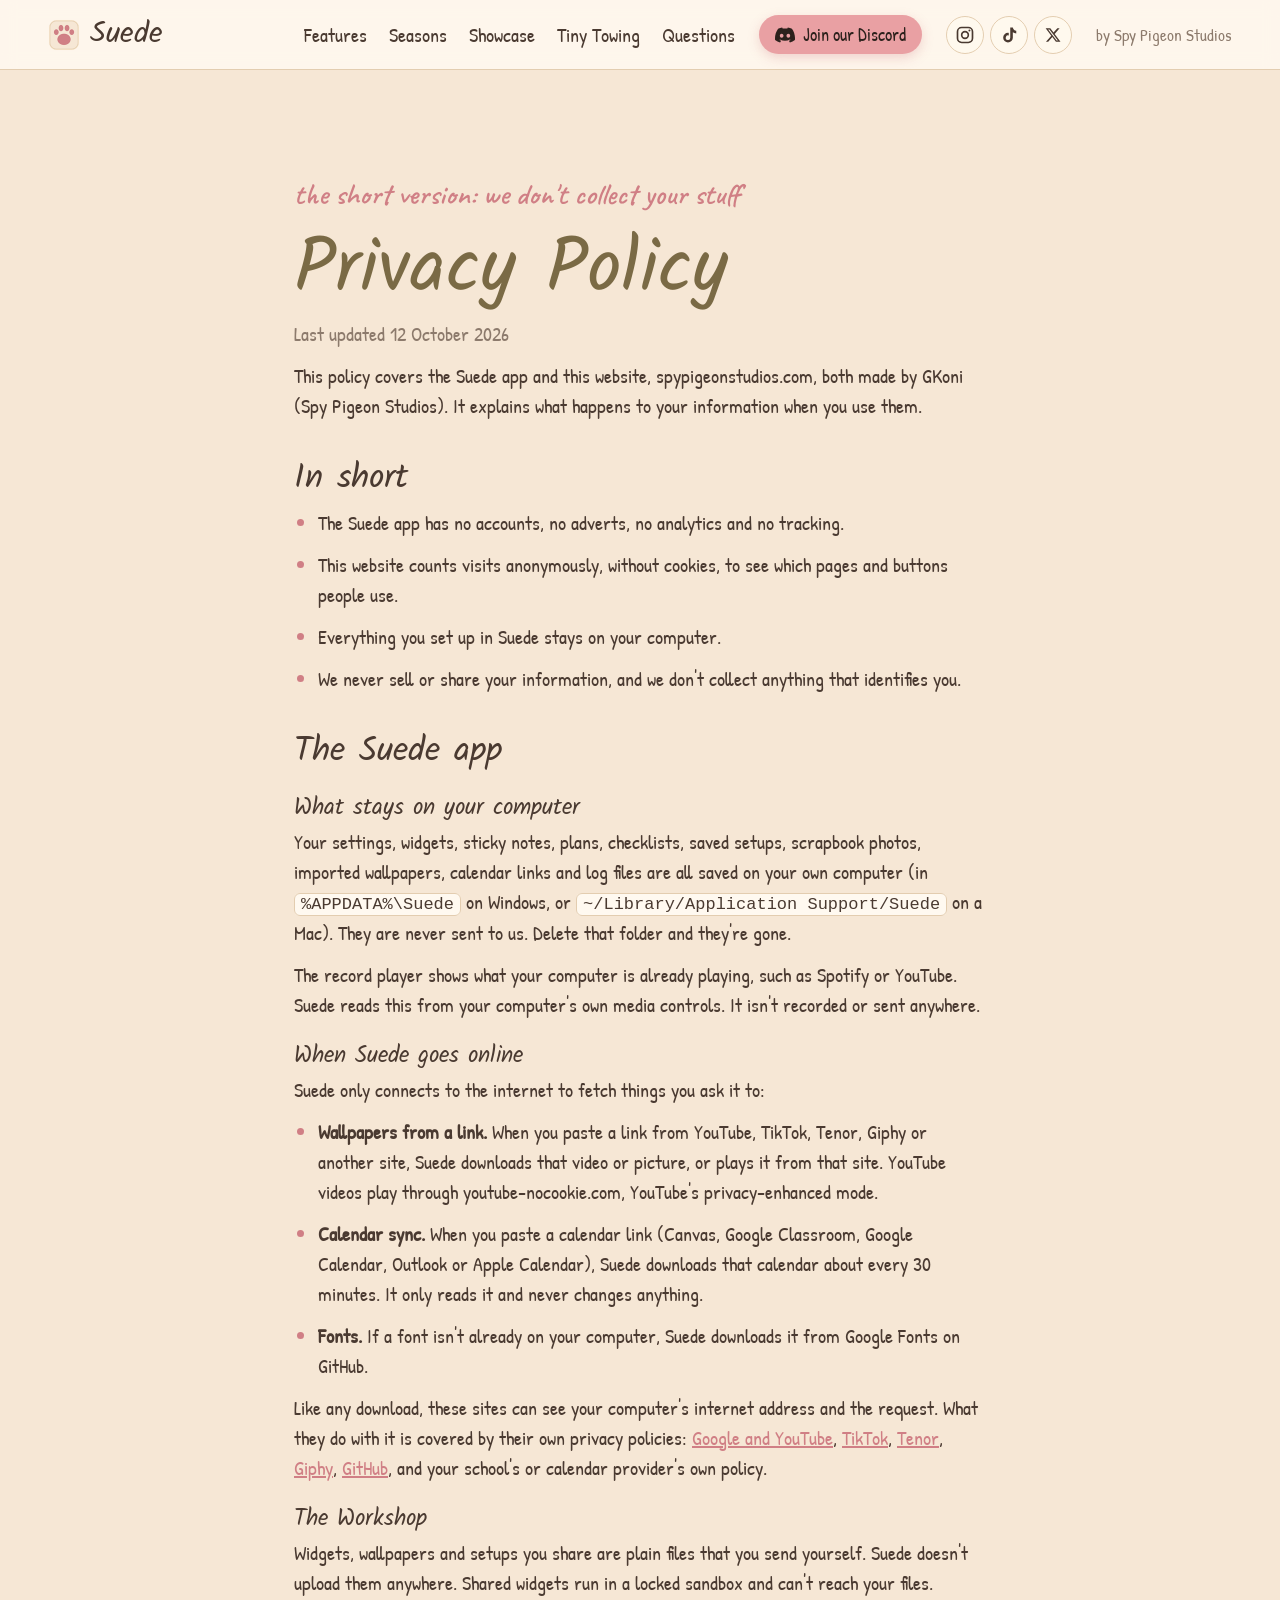
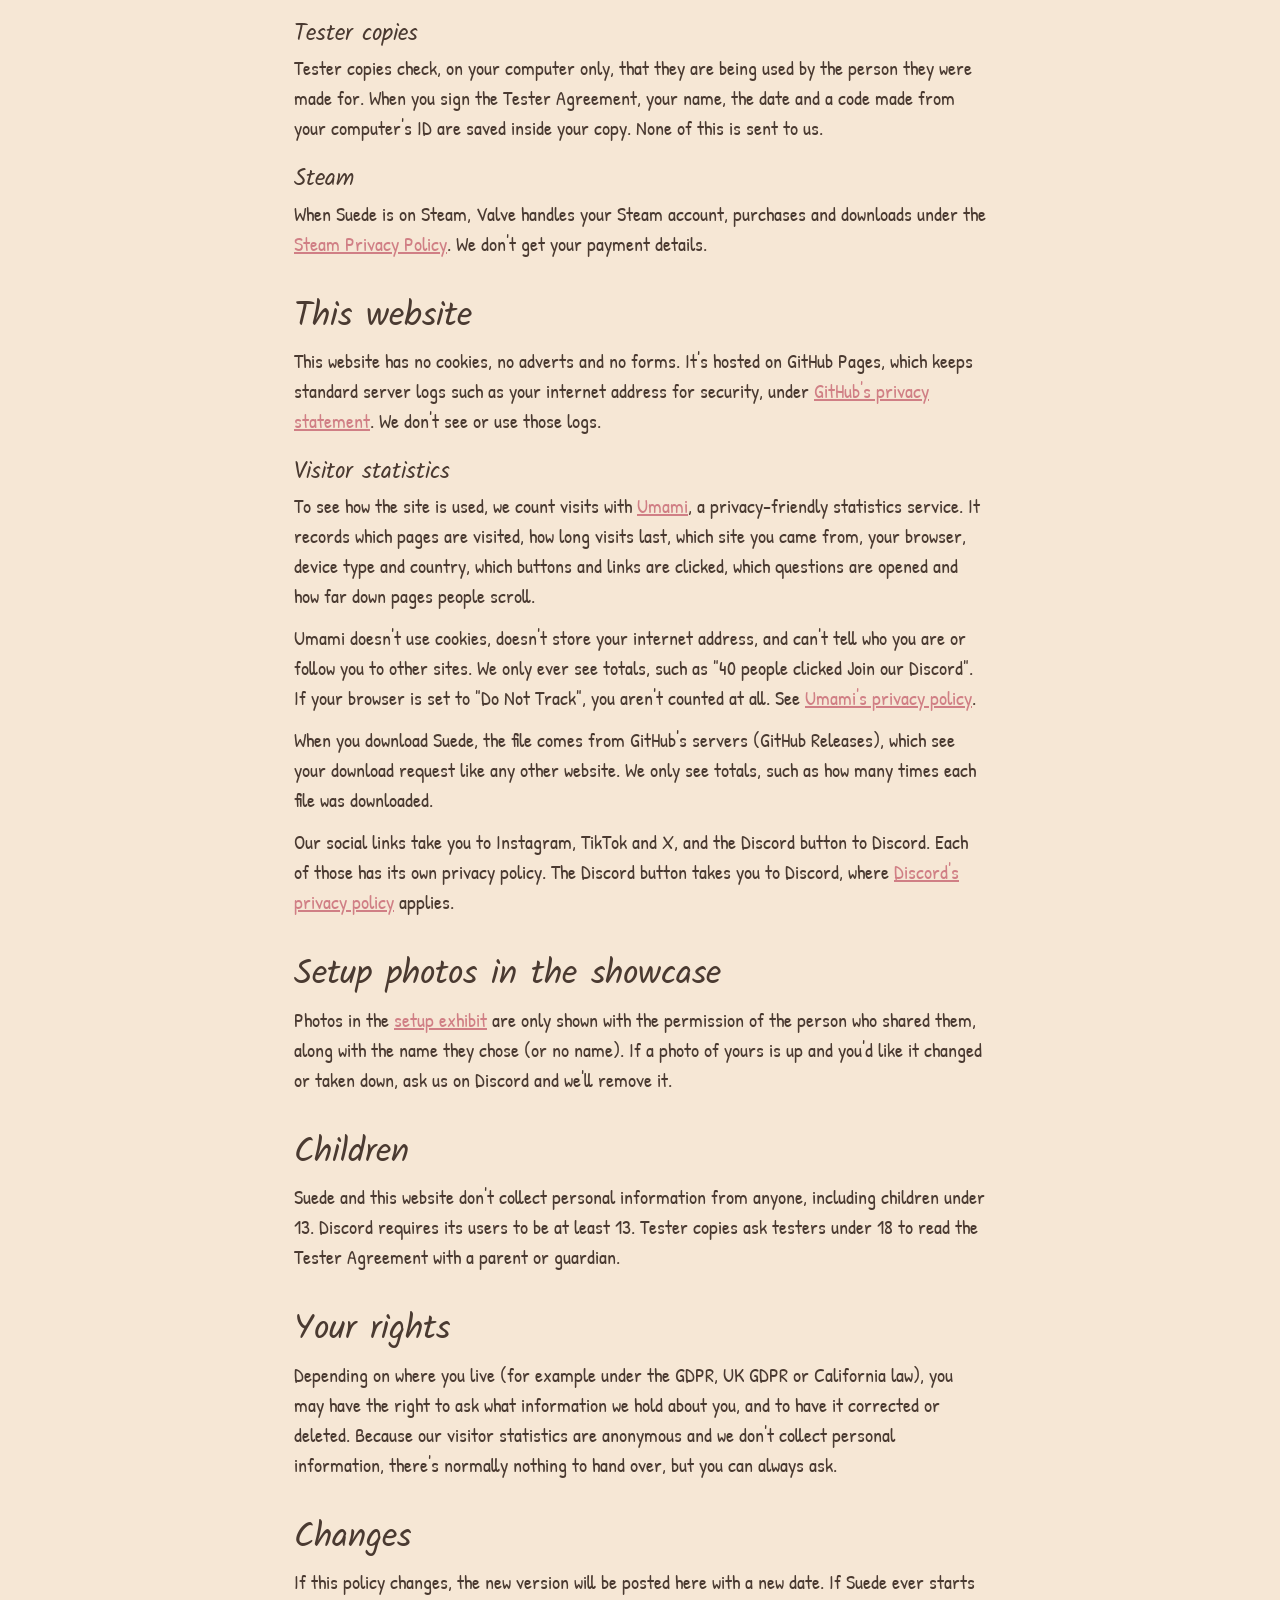
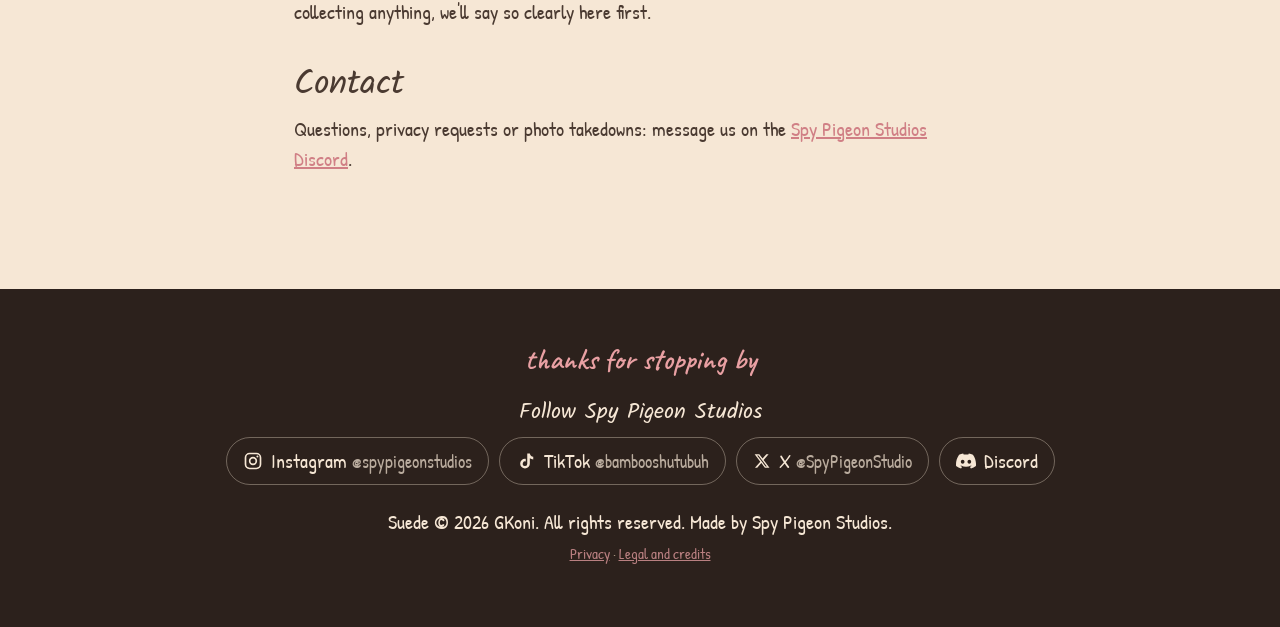
<file: privacy.html>
<!doctype html>
<!-- Suede. Copyright (c) 2026 GKoni. All rights reserved. Made by Spy Pigeon Studios. -->
<html lang="en">
<head>
    <meta charset="utf-8">
    <meta name="viewport" content="width=device-width, initial-scale=1">
    <title>Privacy Policy - Suede</title>
    <meta name="description" content="What Suede and the Spy Pigeon Studios website do and don't collect.">
    <meta name="theme-color" content="#F6E7D5">
    <link rel="icon" href="favicon.ico">
    <link rel="apple-touch-icon" href="images/icon-180.png">
    <link rel="stylesheet" href="style.css">
</head>
<body>
    <header class="top">
        <a class="brand" href="index.html">
            <img src="images/icon-64.png" alt="" width="32" height="32">
            <span>Suede</span>
        </a>
        <nav>
            <a href="index.html#features">Features</a>
            <a href="index.html#seasons">Seasons</a>
            <a href="showcase.html">Showcase</a>
            <a href="tinytowing.html">Tiny Towing</a>
            <a href="index.html#questions">Questions</a>
        </nav>
        <a class="discord" href="https://discord.gg/Z22ZAXCTtA" target="_blank" rel="noopener">
            <svg viewBox="0 0 24 24" width="20" height="20" aria-hidden="true"><path fill="currentColor" d="M20.3 4.4A19.6 19.6 0 0 0 15.4 3l-.6 1.3a18.3 18.3 0 0 0-5.6 0L8.6 3a19.5 19.5 0 0 0-4.9 1.4C.6 9-.3 13.5.1 18a19.8 19.8 0 0 0 6 3l1.3-2.1c-.7-.3-1.4-.6-2-1l.5-.4a14 14 0 0 0 12.2 0l.5.4c-.6.4-1.3.7-2 1l1.3 2.1a19.7 19.7 0 0 0 6-3c.5-5.2-.8-9.7-3.6-13.6ZM8 15.3c-1.2 0-2.2-1.1-2.2-2.4s1-2.4 2.2-2.4 2.2 1.1 2.2 2.4-1 2.4-2.2 2.4Zm8 0c-1.2 0-2.2-1.1-2.2-2.4s1-2.4 2.2-2.4 2.2 1.1 2.2 2.4-1 2.4-2.2 2.4Z"/></svg>
            <span>Join our Discord</span>
        </a>
        <span class="socials">
            <a class="social" href="https://www.instagram.com/spypigeonstudios/" target="_blank" rel="noopener me" aria-label="Spy Pigeon Studios on Instagram" title="Instagram"><svg viewBox="0 0 24 24" width="20" height="20" aria-hidden="true"><rect x="3" y="3" width="18" height="18" rx="5" fill="none" stroke="currentColor" stroke-width="2"/><circle cx="12" cy="12" r="4" fill="none" stroke="currentColor" stroke-width="2"/><circle cx="17.3" cy="6.7" r="1.2" fill="currentColor"/></svg></a>
            <a class="social" href="https://www.tiktok.com/@bambooshutubuh" target="_blank" rel="noopener me" aria-label="Spy Pigeon Studios on TikTok" title="TikTok"><svg viewBox="0 0 24 24" width="20" height="20" aria-hidden="true"><path fill="currentColor" d="M16.6 3c.4 2.2 1.9 3.8 4.1 4v3.1a7.6 7.6 0 0 1-4.1-1.3v6.4a5.8 5.8 0 1 1-5.8-5.8c.3 0 .6 0 .9.1v3.2a2.7 2.7 0 1 0 1.8 2.5V3h3.1Z"/></svg></a>
            <a class="social" href="https://x.com/SpyPigeonStudio" target="_blank" rel="noopener me" aria-label="Spy Pigeon Studios on X" title="X"><svg viewBox="0 0 24 24" width="18" height="18" aria-hidden="true"><path fill="currentColor" d="M17.8 3h3l-6.6 7.6L22 21h-6.1l-4.8-6.3L5.6 21h-3l7.1-8.1L2.2 3h6.2l4.3 5.7L17.8 3Zm-1 16.2h1.7L7.3 4.7H5.5l11.3 14.5Z"/></svg></a>
        </span>
        <span class="studio">by Spy Pigeon Studios</span>
    </header>

    <aside class="offer" id="offer" data-until="2026-11-06" aria-label="Free for a limited time">
        <div class="offer-words">
            <p class="script">for a limited time</p>
            <h2>Suede is free until 6 November</h2>
            <p>Download Suede 1.0, free for your own use. Once the offer ends, Suede is coming to Steam as a paid app.</p>
        </div>
        <div class="offer-action">
            <a class="offer-button" href="index.html#download">
                <svg viewBox="0 0 24 24" width="24" height="24" aria-hidden="true"><path fill="currentColor" d="M12 3a1 1 0 0 1 1 1v9.6l3.3-3.3a1 1 0 1 1 1.4 1.4l-5 5a1 1 0 0 1-1.4 0l-5-5a1 1 0 1 1 1.4-1.4l3.3 3.3V4a1 1 0 0 1 1-1ZM5 19a1 1 0 0 1 1-1h12a1 1 0 1 1 0 2H6a1 1 0 0 1-1-1Z"/></svg>
                <span>Download Suede free</span>
            </a>
            <span class="offer-left" data-left>Free until 6 November 2026</span>
        </div>
    </aside>

    <main class="band doc">
        <p class="script">the short version: we don't collect your stuff</p>
        <h1>Privacy Policy</h1>
        <p class="updated">Last updated 12 October 2026</p>

        <p>This policy covers the Suede app and this website, spypigeonstudios.com, both made by GKoni (Spy Pigeon Studios). It explains what happens to your information when you use them.</p>

        <h2>In short</h2>
        <ul>
            <li>The Suede app has no accounts, no adverts, no analytics and no tracking.</li>
            <li>This website counts visits anonymously, without cookies, to see which pages and buttons people use.</li>
            <li>Everything you set up in Suede stays on your computer.</li>
            <li>We never sell or share your information, and we don't collect anything that identifies you.</li>
        </ul>

        <h2>The Suede app</h2>
        <h3>What stays on your computer</h3>
        <p>Your settings, widgets, sticky notes, plans, checklists, saved setups, scrapbook photos, imported wallpapers, calendar links and log files are all saved on your own computer (in <code>%APPDATA%\Suede</code> on Windows, or <code>~/Library/Application Support/Suede</code> on a Mac). They are never sent to us. Delete that folder and they're gone.</p>
        <p>The record player shows what your computer is already playing, such as Spotify or YouTube. Suede reads this from your computer's own media controls. It isn't recorded or sent anywhere.</p>

        <h3>When Suede goes online</h3>
        <p>Suede only connects to the internet to fetch things you ask it to:</p>
        <ul>
            <li><strong>Wallpapers from a link.</strong> When you paste a link from YouTube, TikTok, Tenor, Giphy or another site, Suede downloads that video or picture, or plays it from that site. YouTube videos play through youtube-nocookie.com, YouTube's privacy-enhanced mode.</li>
            <li><strong>Calendar sync.</strong> When you paste a calendar link (Canvas, Google Classroom, Google Calendar, Outlook or Apple Calendar), Suede downloads that calendar about every 30 minutes. It only reads it and never changes anything.</li>
            <li><strong>Fonts.</strong> If a font isn't already on your computer, Suede downloads it from Google Fonts on GitHub.</li>
        </ul>
        <p>Like any download, these sites can see your computer's internet address and the request. What they do with it is covered by their own privacy policies: <a href="https://policies.google.com/privacy" target="_blank" rel="noopener">Google and YouTube</a>, <a href="https://www.tiktok.com/legal/privacy-policy" target="_blank" rel="noopener">TikTok</a>, <a href="https://tenor.com/legal-privacy" target="_blank" rel="noopener">Tenor</a>, <a href="https://giphy.com/privacy" target="_blank" rel="noopener">Giphy</a>, <a href="https://docs.github.com/site-policy/privacy-policies/github-general-privacy-statement" target="_blank" rel="noopener">GitHub</a>, and your school's or calendar provider's own policy.</p>

        <h3>The Workshop</h3>
        <p>Widgets, wallpapers and setups you share are plain files that you send yourself. Suede doesn't upload them anywhere. Shared widgets run in a locked sandbox and can't reach your files.</p>

        <h3>Tester copies</h3>
        <p>Tester copies check, on your computer only, that they are being used by the person they were made for. When you sign the Tester Agreement, your name, the date and a code made from your computer's ID are saved inside your copy. None of this is sent to us.</p>

        <h3>Steam</h3>
        <p>When Suede is on Steam, Valve handles your Steam account, purchases and downloads under the <a href="https://store.steampowered.com/privacy_agreement/" target="_blank" rel="noopener">Steam Privacy Policy</a>. We don't get your payment details.</p>

        <h2>This website</h2>
        <p>This website has no cookies, no adverts and no forms. It's hosted on GitHub Pages, which keeps standard server logs such as your internet address for security, under <a href="https://docs.github.com/site-policy/privacy-policies/github-general-privacy-statement" target="_blank" rel="noopener">GitHub's privacy statement</a>. We don't see or use those logs.</p>
        <h3>Visitor statistics</h3>
        <p>To see how the site is used, we count visits with <a href="https://umami.is" target="_blank" rel="noopener">Umami</a>, a privacy-friendly statistics service. It records which pages are visited, how long visits last, which site you came from, your browser, device type and country, which buttons and links are clicked, which questions are opened and how far down pages people scroll.</p>
        <p>Umami doesn't use cookies, doesn't store your internet address, and can't tell who you are or follow you to other sites. We only ever see totals, such as "40 people clicked Join our Discord". If your browser is set to "Do Not Track", you aren't counted at all. See <a href="https://umami.is/privacy" target="_blank" rel="noopener">Umami's privacy policy</a>.</p>
        <p>When you download Suede, the file comes from GitHub's servers (GitHub Releases), which see your download request like any other website. We only see totals, such as how many times each file was downloaded.</p>
        <p>Our social links take you to Instagram, TikTok and X, and the Discord button to Discord. Each of those has its own privacy policy. The Discord button takes you to Discord, where <a href="https://discord.com/privacy" target="_blank" rel="noopener">Discord's privacy policy</a> applies.</p>

        <h2>Setup photos in the showcase</h2>
        <p>Photos in the <a href="showcase.html">setup exhibit</a> are only shown with the permission of the person who shared them, along with the name they chose (or no name). If a photo of yours is up and you'd like it changed or taken down, ask us on Discord and we'll remove it.</p>

        <h2>Children</h2>
        <p>Suede and this website don't collect personal information from anyone, including children under 13. Discord requires its users to be at least 13. Tester copies ask testers under 18 to read the Tester Agreement with a parent or guardian.</p>

        <h2>Your rights</h2>
        <p>Depending on where you live (for example under the GDPR, UK GDPR or California law), you may have the right to ask what information we hold about you, and to have it corrected or deleted. Because our visitor statistics are anonymous and we don't collect personal information, there's normally nothing to hand over, but you can always ask.</p>

        <h2>Changes</h2>
        <p>If this policy changes, the new version will be posted here with a new date. If Suede ever starts collecting anything, we'll say so clearly here first.</p>

        <h2>Contact</h2>
        <p>Questions, privacy requests or photo takedowns: message us on the <a href="https://discord.gg/Z22ZAXCTtA" target="_blank" rel="noopener">Spy Pigeon Studios Discord</a>.</p>
    </main>

    <footer>
        <p class="script">thanks for stopping by</p>
        <p class="follow-title">Follow Spy Pigeon Studios</p>
        <ul class="follow">
            <li><a href="https://www.instagram.com/spypigeonstudios/" target="_blank" rel="noopener me" aria-label="Spy Pigeon Studios on Instagram"><svg viewBox="0 0 24 24" width="20" height="20" aria-hidden="true"><rect x="3" y="3" width="18" height="18" rx="5" fill="none" stroke="currentColor" stroke-width="2"/><circle cx="12" cy="12" r="4" fill="none" stroke="currentColor" stroke-width="2"/><circle cx="17.3" cy="6.7" r="1.2" fill="currentColor"/></svg><span>Instagram <span class="handle">@spypigeonstudios</span></span></a></li>
            <li><a href="https://www.tiktok.com/@bambooshutubuh" target="_blank" rel="noopener me" aria-label="Spy Pigeon Studios on TikTok"><svg viewBox="0 0 24 24" width="20" height="20" aria-hidden="true"><path fill="currentColor" d="M16.6 3c.4 2.2 1.9 3.8 4.1 4v3.1a7.6 7.6 0 0 1-4.1-1.3v6.4a5.8 5.8 0 1 1-5.8-5.8c.3 0 .6 0 .9.1v3.2a2.7 2.7 0 1 0 1.8 2.5V3h3.1Z"/></svg><span>TikTok <span class="handle">@bambooshutubuh</span></span></a></li>
            <li><a href="https://x.com/SpyPigeonStudio" target="_blank" rel="noopener me" aria-label="Spy Pigeon Studios on X"><svg viewBox="0 0 24 24" width="18" height="18" aria-hidden="true"><path fill="currentColor" d="M17.8 3h3l-6.6 7.6L22 21h-6.1l-4.8-6.3L5.6 21h-3l7.1-8.1L2.2 3h6.2l4.3 5.7L17.8 3Zm-1 16.2h1.7L7.3 4.7H5.5l11.3 14.5Z"/></svg><span>X <span class="handle">@SpyPigeonStudio</span></span></a></li>
            <li><a href="https://discord.gg/Z22ZAXCTtA" target="_blank" rel="noopener" aria-label="Spy Pigeon Studios on Discord"><svg viewBox="0 0 24 24" width="20" height="20" aria-hidden="true"><path fill="currentColor" d="M20.3 4.4A19.6 19.6 0 0 0 15.4 3l-.6 1.3a18.3 18.3 0 0 0-5.6 0L8.6 3a19.5 19.5 0 0 0-4.9 1.4C.6 9-.3 13.5.1 18a19.8 19.8 0 0 0 6 3l1.3-2.1c-.7-.3-1.4-.6-2-1l.5-.4a14 14 0 0 0 12.2 0l.5.4c-.6.4-1.3.7-2 1l1.3 2.1a19.7 19.7 0 0 0 6-3c.5-5.2-.8-9.7-3.6-13.6ZM8 15.3c-1.2 0-2.2-1.1-2.2-2.4s1-2.4 2.2-2.4 2.2 1.1 2.2 2.4-1 2.4-2.2 2.4Zm8 0c-1.2 0-2.2-1.1-2.2-2.4s1-2.4 2.2-2.4 2.2 1.1 2.2 2.4-1 2.4-2.2 2.4Z"/></svg><span>Discord</span></a></li>
        </ul>
        <p>Suede &copy; 2026 GKoni. All rights reserved. Made by Spy Pigeon Studios.</p>
        <p class="small"><a href="privacy.html">Privacy</a> · <a href="legal.html">Legal and credits</a></p>
    </footer>
    <script src="banner.js"></script>
    <script src="analytics.js"></script>
</body>
</html>
</file>
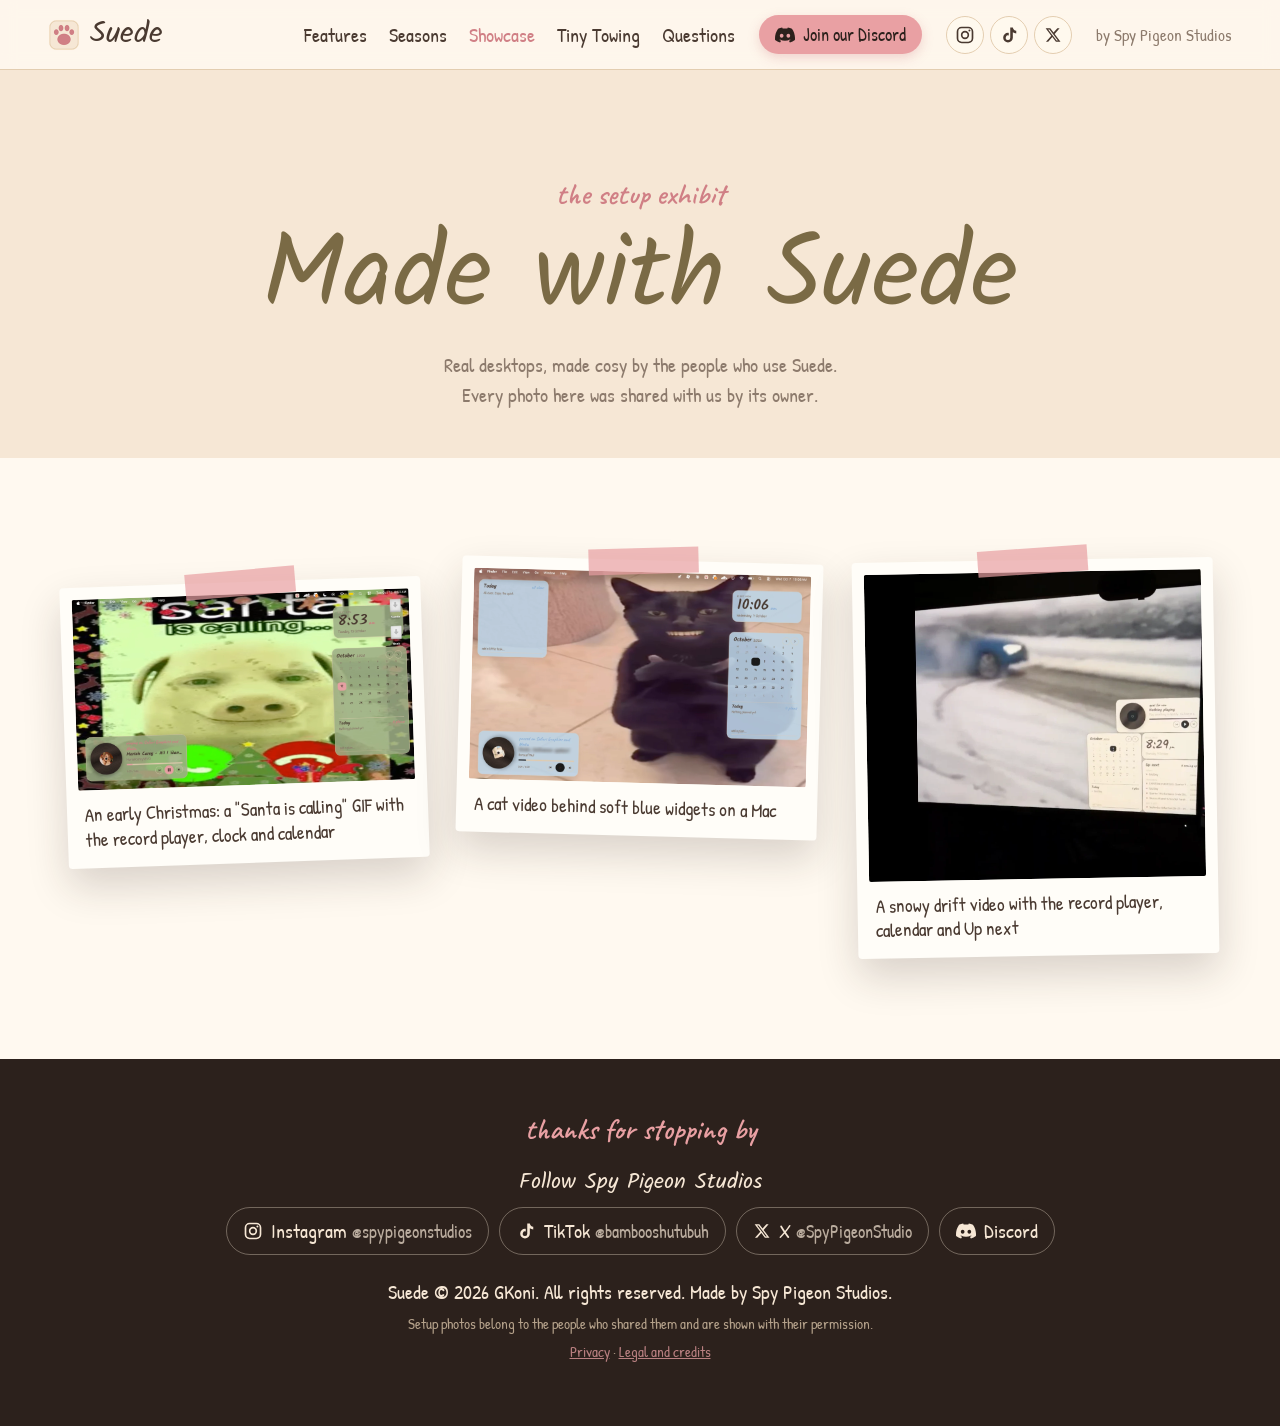
<file: showcase.html>
<!doctype html>
<!-- Suede. Copyright (c) 2026 GKoni. All rights reserved. Made by Spy Pigeon Studios. -->
<html lang="en">
<head>
    <meta charset="utf-8">
    <meta name="viewport" content="width=device-width, initial-scale=1">
    <title>Made with Suede - the setup exhibit</title>
    <meta name="description" content="Real desktops made cosy with Suede, shared by the people who use it.">
    <meta property="og:title" content="Made with Suede - the setup exhibit">
    <meta property="og:description" content="Real desktops made cosy with Suede, shared by the people who use it.">
    <meta property="og:image" content="https://spypigeonstudios.com/images/desk-autumn.jpg">
    <meta property="og:url" content="https://spypigeonstudios.com/showcase.html">
    <meta name="twitter:card" content="summary_large_image">
    <meta name="theme-color" content="#F6E7D5">
    <link rel="icon" href="favicon.ico">
    <link rel="apple-touch-icon" href="images/icon-180.png">
    <link rel="stylesheet" href="style.css">
</head>
<body>
    <header class="top">
        <a class="brand" href="index.html">
            <img src="images/icon-64.png" alt="" width="32" height="32">
            <span>Suede</span>
        </a>
        <nav>
            <a href="index.html#features">Features</a>
            <a href="index.html#seasons">Seasons</a>
            <a href="showcase.html" aria-current="page">Showcase</a>
            <a href="tinytowing.html">Tiny Towing</a>
            <a href="index.html#questions">Questions</a>
        </nav>
        <a class="discord" href="https://discord.gg/Z22ZAXCTtA" target="_blank" rel="noopener">
            <svg viewBox="0 0 24 24" width="20" height="20" aria-hidden="true"><path fill="currentColor" d="M20.3 4.4A19.6 19.6 0 0 0 15.4 3l-.6 1.3a18.3 18.3 0 0 0-5.6 0L8.6 3a19.5 19.5 0 0 0-4.9 1.4C.6 9-.3 13.5.1 18a19.8 19.8 0 0 0 6 3l1.3-2.1c-.7-.3-1.4-.6-2-1l.5-.4a14 14 0 0 0 12.2 0l.5.4c-.6.4-1.3.7-2 1l1.3 2.1a19.7 19.7 0 0 0 6-3c.5-5.2-.8-9.7-3.6-13.6ZM8 15.3c-1.2 0-2.2-1.1-2.2-2.4s1-2.4 2.2-2.4 2.2 1.1 2.2 2.4-1 2.4-2.2 2.4Zm8 0c-1.2 0-2.2-1.1-2.2-2.4s1-2.4 2.2-2.4 2.2 1.1 2.2 2.4-1 2.4-2.2 2.4Z"/></svg>
            <span>Join our Discord</span>
        </a>
        <span class="socials">
            <a class="social" href="https://www.instagram.com/spypigeonstudios/" target="_blank" rel="noopener me" aria-label="Spy Pigeon Studios on Instagram" title="Instagram"><svg viewBox="0 0 24 24" width="20" height="20" aria-hidden="true"><rect x="3" y="3" width="18" height="18" rx="5" fill="none" stroke="currentColor" stroke-width="2"/><circle cx="12" cy="12" r="4" fill="none" stroke="currentColor" stroke-width="2"/><circle cx="17.3" cy="6.7" r="1.2" fill="currentColor"/></svg></a>
            <a class="social" href="https://www.tiktok.com/@bambooshutubuh" target="_blank" rel="noopener me" aria-label="Spy Pigeon Studios on TikTok" title="TikTok"><svg viewBox="0 0 24 24" width="20" height="20" aria-hidden="true"><path fill="currentColor" d="M16.6 3c.4 2.2 1.9 3.8 4.1 4v3.1a7.6 7.6 0 0 1-4.1-1.3v6.4a5.8 5.8 0 1 1-5.8-5.8c.3 0 .6 0 .9.1v3.2a2.7 2.7 0 1 0 1.8 2.5V3h3.1Z"/></svg></a>
            <a class="social" href="https://x.com/SpyPigeonStudio" target="_blank" rel="noopener me" aria-label="Spy Pigeon Studios on X" title="X"><svg viewBox="0 0 24 24" width="18" height="18" aria-hidden="true"><path fill="currentColor" d="M17.8 3h3l-6.6 7.6L22 21h-6.1l-4.8-6.3L5.6 21h-3l7.1-8.1L2.2 3h6.2l4.3 5.7L17.8 3Zm-1 16.2h1.7L7.3 4.7H5.5l11.3 14.5Z"/></svg></a>
        </span>
        <span class="studio">by Spy Pigeon Studios</span>
    </header>

    <aside class="offer" id="offer" data-until="2026-11-06" aria-label="Free for a limited time">
        <div class="offer-words">
            <p class="script">for a limited time</p>
            <h2>Suede is free until 6 November</h2>
            <p>Download Suede 1.0, free for your own use. Once the offer ends, Suede is coming to Steam as a paid app.</p>
        </div>
        <div class="offer-action">
            <a class="offer-button" href="index.html#download">
                <svg viewBox="0 0 24 24" width="24" height="24" aria-hidden="true"><path fill="currentColor" d="M12 3a1 1 0 0 1 1 1v9.6l3.3-3.3a1 1 0 1 1 1.4 1.4l-5 5a1 1 0 0 1-1.4 0l-5-5a1 1 0 1 1 1.4-1.4l3.3 3.3V4a1 1 0 0 1 1-1ZM5 19a1 1 0 0 1 1-1h12a1 1 0 1 1 0 2H6a1 1 0 0 1-1-1Z"/></svg>
                <span>Download Suede free</span>
            </a>
            <span class="offer-left" data-left>Free until 6 November 2026</span>
        </div>
    </aside>

    <section class="band exhibit-head">
        <p class="script">the setup exhibit</p>
        <h1>Made with Suede</h1>
        <p class="intro">Real desktops, made cosy by the people who use Suede. Every photo here was shared with us by its owner.</p>
    </section>

    <section class="band soft exhibit">
        <div class="wall" id="wall"></div>
        <div class="empty" id="empty" hidden>
            <p class="script">nothing pinned up yet</p>
            <p>The first setups are on their way. Check back soon.</p>
        </div>
    </section>

    <dialog class="viewer" id="viewer">
        <button class="close" id="close" aria-label="Close">&times;</button>
        <figure>
            <img id="viewer-img" alt="">
            <figcaption id="viewer-caption"></figcaption>
        </figure>
    </dialog>

    <footer>
        <p class="script">thanks for stopping by</p>
        <p class="follow-title">Follow Spy Pigeon Studios</p>
        <ul class="follow">
            <li><a href="https://www.instagram.com/spypigeonstudios/" target="_blank" rel="noopener me" aria-label="Spy Pigeon Studios on Instagram"><svg viewBox="0 0 24 24" width="20" height="20" aria-hidden="true"><rect x="3" y="3" width="18" height="18" rx="5" fill="none" stroke="currentColor" stroke-width="2"/><circle cx="12" cy="12" r="4" fill="none" stroke="currentColor" stroke-width="2"/><circle cx="17.3" cy="6.7" r="1.2" fill="currentColor"/></svg><span>Instagram <span class="handle">@spypigeonstudios</span></span></a></li>
            <li><a href="https://www.tiktok.com/@bambooshutubuh" target="_blank" rel="noopener me" aria-label="Spy Pigeon Studios on TikTok"><svg viewBox="0 0 24 24" width="20" height="20" aria-hidden="true"><path fill="currentColor" d="M16.6 3c.4 2.2 1.9 3.8 4.1 4v3.1a7.6 7.6 0 0 1-4.1-1.3v6.4a5.8 5.8 0 1 1-5.8-5.8c.3 0 .6 0 .9.1v3.2a2.7 2.7 0 1 0 1.8 2.5V3h3.1Z"/></svg><span>TikTok <span class="handle">@bambooshutubuh</span></span></a></li>
            <li><a href="https://x.com/SpyPigeonStudio" target="_blank" rel="noopener me" aria-label="Spy Pigeon Studios on X"><svg viewBox="0 0 24 24" width="18" height="18" aria-hidden="true"><path fill="currentColor" d="M17.8 3h3l-6.6 7.6L22 21h-6.1l-4.8-6.3L5.6 21h-3l7.1-8.1L2.2 3h6.2l4.3 5.7L17.8 3Zm-1 16.2h1.7L7.3 4.7H5.5l11.3 14.5Z"/></svg><span>X <span class="handle">@SpyPigeonStudio</span></span></a></li>
            <li><a href="https://discord.gg/Z22ZAXCTtA" target="_blank" rel="noopener" aria-label="Spy Pigeon Studios on Discord"><svg viewBox="0 0 24 24" width="20" height="20" aria-hidden="true"><path fill="currentColor" d="M20.3 4.4A19.6 19.6 0 0 0 15.4 3l-.6 1.3a18.3 18.3 0 0 0-5.6 0L8.6 3a19.5 19.5 0 0 0-4.9 1.4C.6 9-.3 13.5.1 18a19.8 19.8 0 0 0 6 3l1.3-2.1c-.7-.3-1.4-.6-2-1l.5-.4a14 14 0 0 0 12.2 0l.5.4c-.6.4-1.3.7-2 1l1.3 2.1a19.7 19.7 0 0 0 6-3c.5-5.2-.8-9.7-3.6-13.6ZM8 15.3c-1.2 0-2.2-1.1-2.2-2.4s1-2.4 2.2-2.4 2.2 1.1 2.2 2.4-1 2.4-2.2 2.4Zm8 0c-1.2 0-2.2-1.1-2.2-2.4s1-2.4 2.2-2.4 2.2 1.1 2.2 2.4-1 2.4-2.2 2.4Z"/></svg><span>Discord</span></a></li>
        </ul>
        <p>Suede &copy; 2026 GKoni. All rights reserved. Made by Spy Pigeon Studios.</p>
        <p class="small">Setup photos belong to the people who shared them and are shown with their permission.</p>
        <p class="small"><a href="privacy.html">Privacy</a> · <a href="legal.html">Legal and credits</a></p>
    </footer>

    <script src="showcase.js"></script>
    <script src="banner.js"></script>
    <script src="analytics.js"></script>
</body>
</html>
</file>
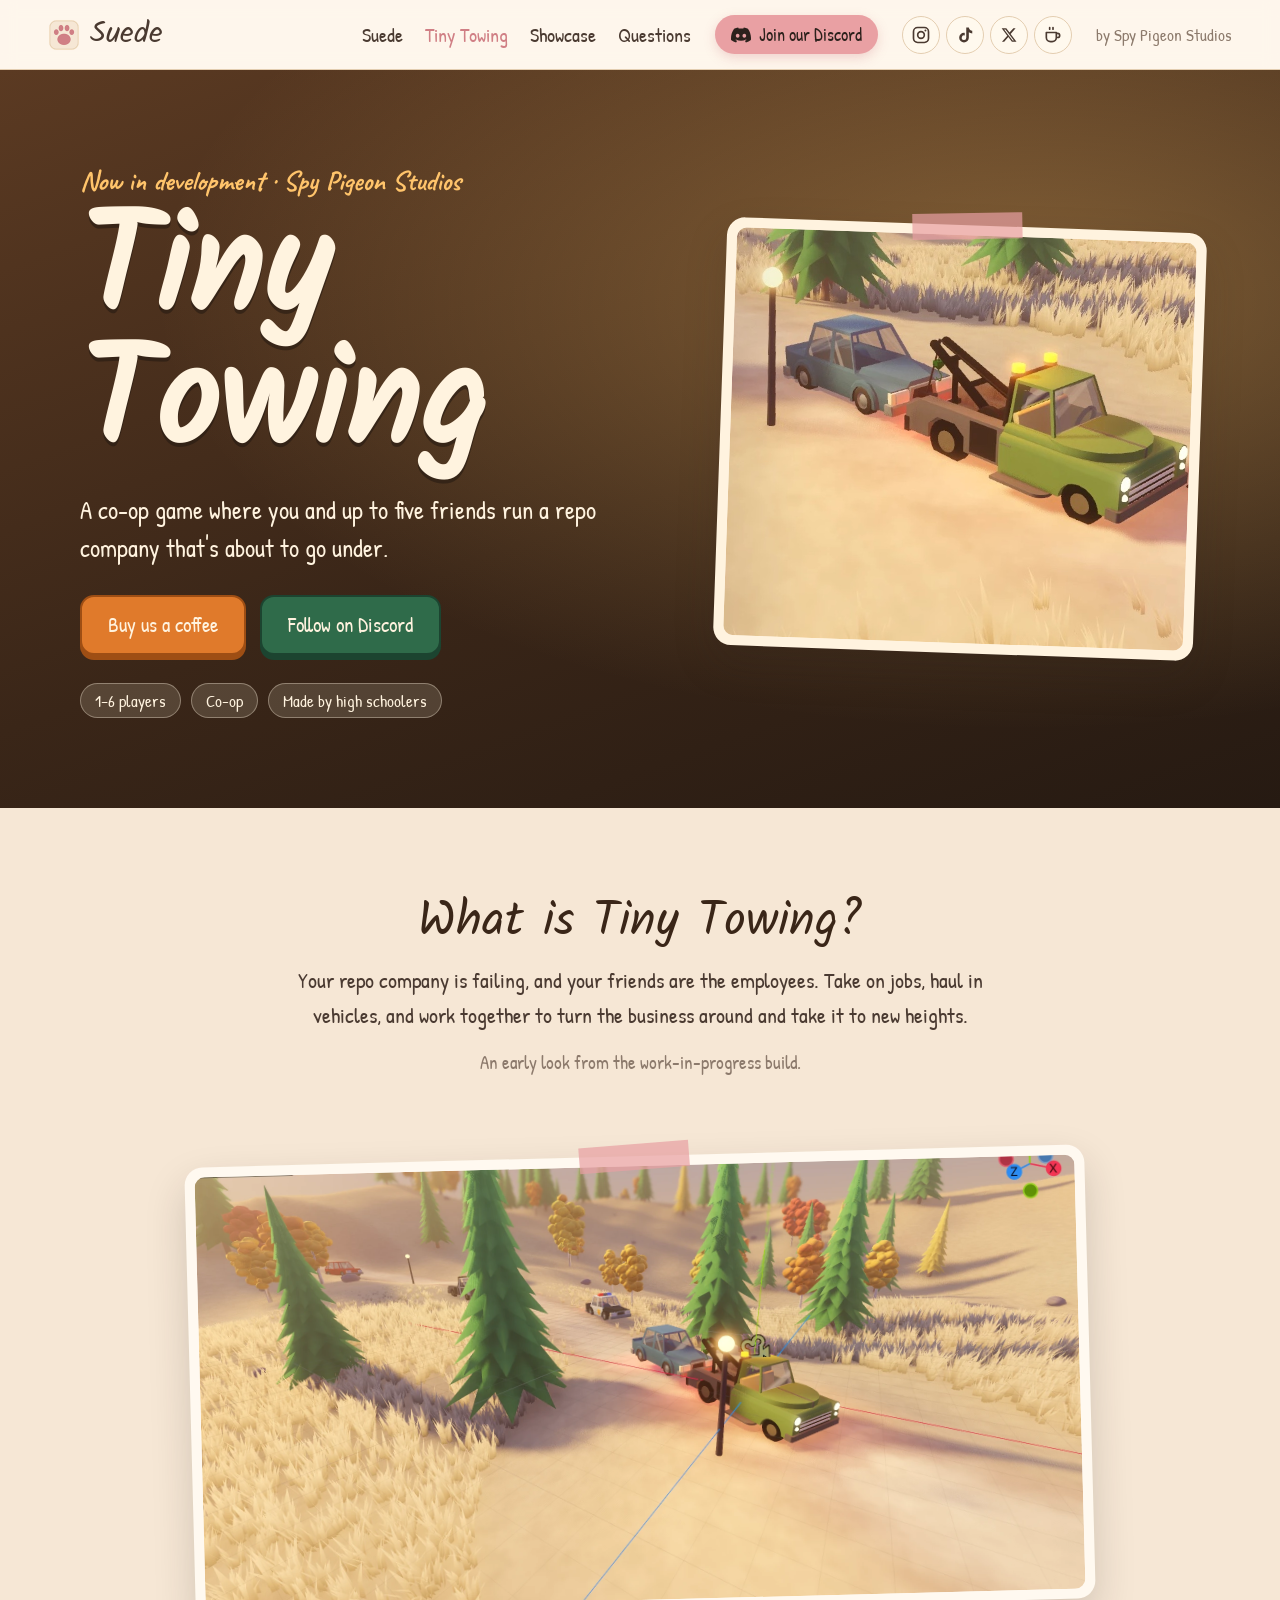
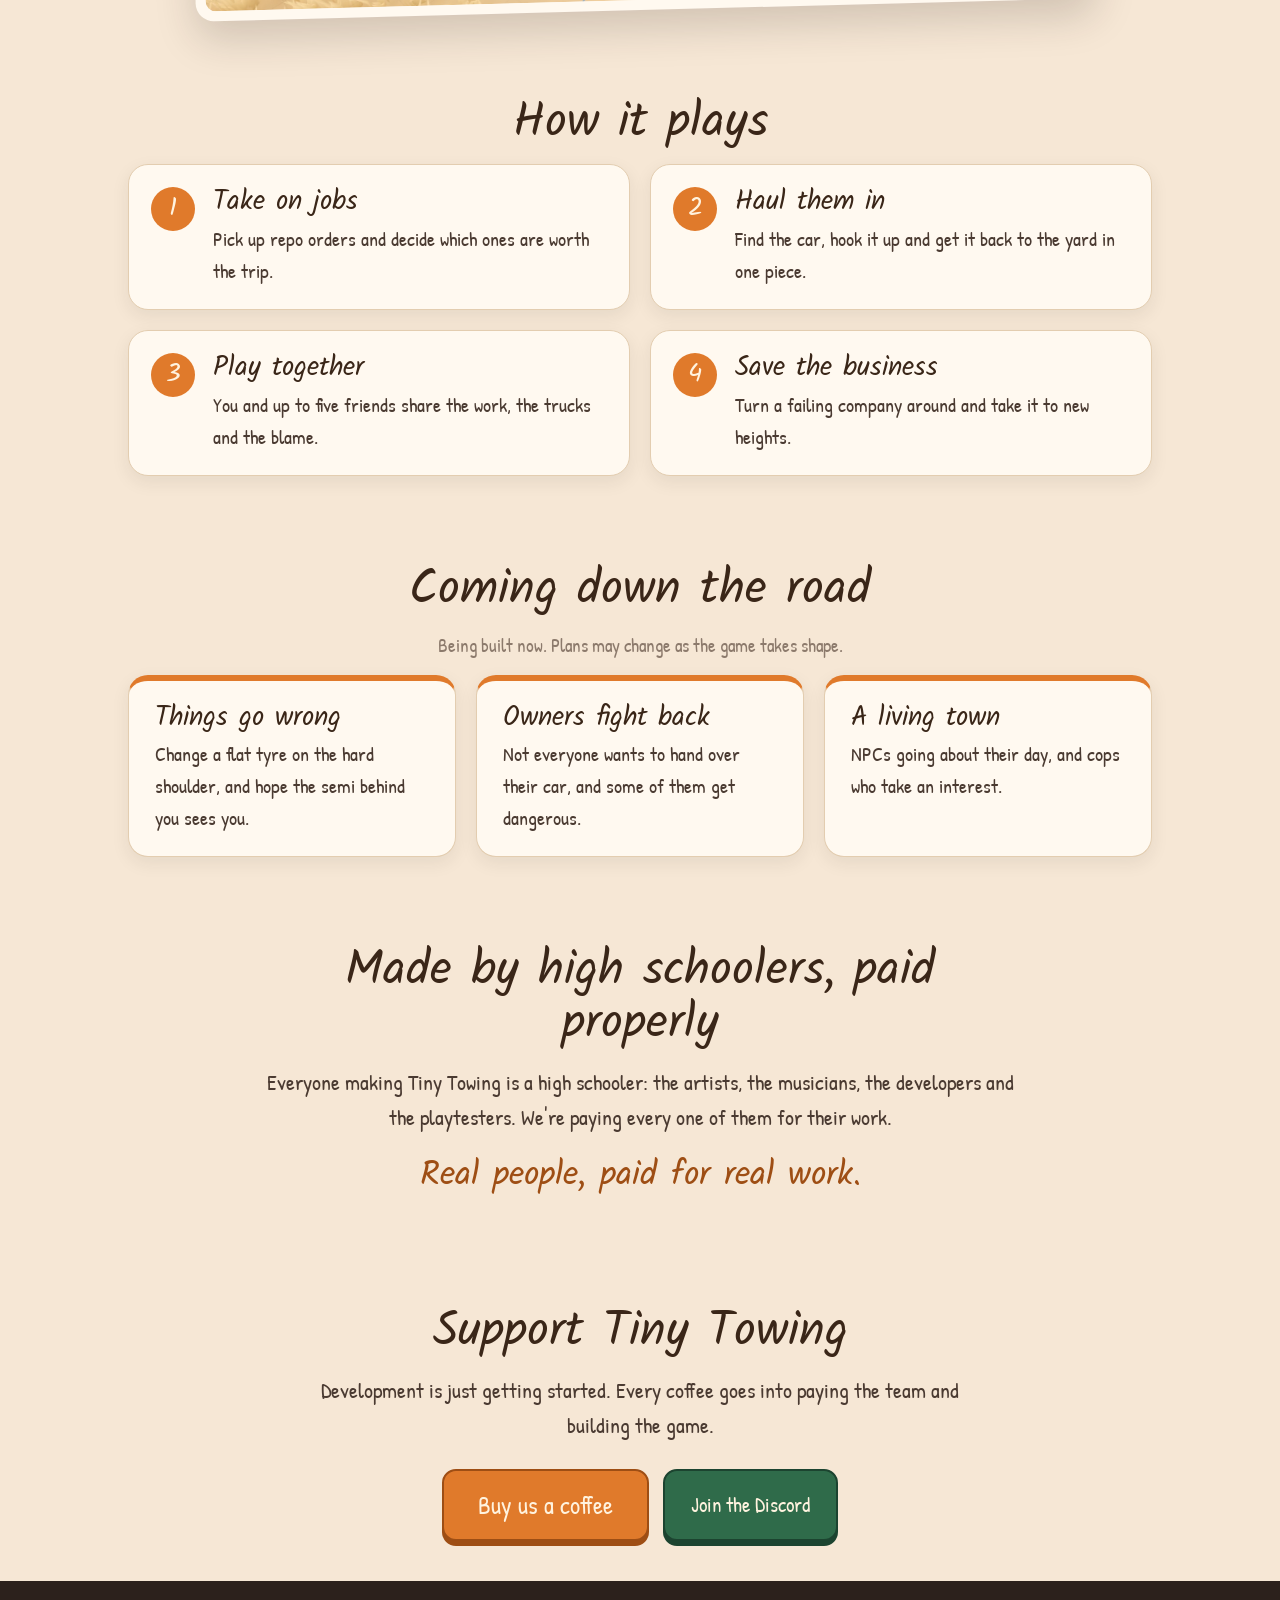
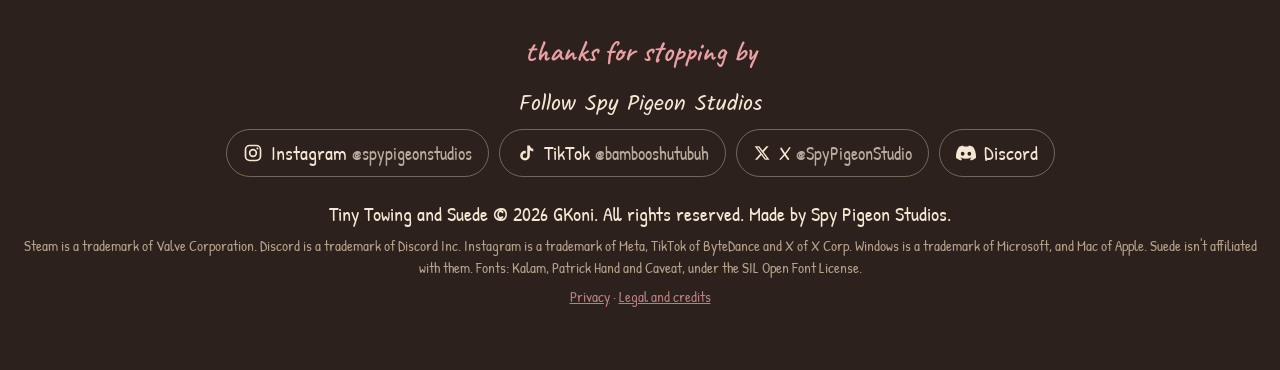
<file: tinytowing.html>
<!doctype html>
<!-- Tiny Towing. Copyright (c) 2026 GKoni. All rights reserved. Made by Spy Pigeon Studios. -->
<html lang="en">
<head>
    <meta charset="utf-8">
    <meta name="viewport" content="width=device-width, initial-scale=1">
    <title>Tiny Towing - a co-op repo game by Spy Pigeon Studios</title>
    <meta name="description" content="Tiny Towing is a co-op game where you and up to five friends run a repo company that's about to go under. Now in development at Spy Pigeon Studios.">
    <meta property="og:title" content="Tiny Towing - a co-op repo game">
    <meta property="og:description" content="You and up to five friends run a repo company that's about to go under. Now in development.">
    <meta property="og:image" content="https://spypigeonstudios.com/images/tinytowing/title-screen.webp">
    <meta property="og:url" content="https://spypigeonstudios.com/tinytowing.html">
    <meta name="twitter:card" content="summary_large_image">
    <meta name="theme-color" content="#F6E7D5">
    <link rel="icon" href="favicon.ico">
    <link rel="apple-touch-icon" href="images/icon-180.png">
    <link rel="stylesheet" href="style.css">
</head>
<body>
    <header class="top">
        <a class="brand" href="index.html">
            <img src="images/icon-64.png" alt="" width="32" height="32">
            <span>Suede</span>
        </a>
        <nav>
            <a href="index.html#download">Suede</a>
            <a href="tinytowing.html" aria-current="page">Tiny Towing</a>
            <a href="showcase.html">Showcase</a>
            <a href="index.html#questions">Questions</a>
        </nav>
        <a class="discord" href="https://discord.gg/Z22ZAXCTtA" target="_blank" rel="noopener">
            <svg viewBox="0 0 24 24" width="20" height="20" aria-hidden="true"><path fill="currentColor" d="M20.3 4.4A19.6 19.6 0 0 0 15.4 3l-.6 1.3a18.3 18.3 0 0 0-5.6 0L8.6 3a19.5 19.5 0 0 0-4.9 1.4C.6 9-.3 13.5.1 18a19.8 19.8 0 0 0 6 3l1.3-2.1c-.7-.3-1.4-.6-2-1l.5-.4a14 14 0 0 0 12.2 0l.5.4c-.6.4-1.3.7-2 1l1.3 2.1a19.7 19.7 0 0 0 6-3c.5-5.2-.8-9.7-3.6-13.6ZM8 15.3c-1.2 0-2.2-1.1-2.2-2.4s1-2.4 2.2-2.4 2.2 1.1 2.2 2.4-1 2.4-2.2 2.4Zm8 0c-1.2 0-2.2-1.1-2.2-2.4s1-2.4 2.2-2.4 2.2 1.1 2.2 2.4-1 2.4-2.2 2.4Z"/></svg>
            <span>Join our Discord</span>
        </a>
        <span class="socials">
            <a class="social" href="https://www.instagram.com/spypigeonstudios/" target="_blank" rel="noopener me" aria-label="Spy Pigeon Studios on Instagram" title="Instagram"><svg viewBox="0 0 24 24" width="20" height="20" aria-hidden="true"><rect x="3" y="3" width="18" height="18" rx="5" fill="none" stroke="currentColor" stroke-width="2"/><circle cx="12" cy="12" r="4" fill="none" stroke="currentColor" stroke-width="2"/><circle cx="17.3" cy="6.7" r="1.2" fill="currentColor"/></svg></a>
            <a class="social" href="https://www.tiktok.com/@bambooshutubuh" target="_blank" rel="noopener me" aria-label="Spy Pigeon Studios on TikTok" title="TikTok"><svg viewBox="0 0 24 24" width="20" height="20" aria-hidden="true"><path fill="currentColor" d="M16.6 3c.4 2.2 1.9 3.8 4.1 4v3.1a7.6 7.6 0 0 1-4.1-1.3v6.4a5.8 5.8 0 1 1-5.8-5.8c.3 0 .6 0 .9.1v3.2a2.7 2.7 0 1 0 1.8 2.5V3h3.1Z"/></svg></a>
            <a class="social" href="https://x.com/SpyPigeonStudio" target="_blank" rel="noopener me" aria-label="Spy Pigeon Studios on X" title="X"><svg viewBox="0 0 24 24" width="18" height="18" aria-hidden="true"><path fill="currentColor" d="M17.8 3h3l-6.6 7.6L22 21h-6.1l-4.8-6.3L5.6 21h-3l7.1-8.1L2.2 3h6.2l4.3 5.7L17.8 3Zm-1 16.2h1.7L7.3 4.7H5.5l11.3 14.5Z"/></svg></a>
            <a class="social" href="https://buymeacoffee.com/spypigeonstudios" target="_blank" rel="noopener me" aria-label="Spy Pigeon Studios on Buy Me a Coffee" title="Buy Me a Coffee"><svg viewBox="0 0 24 24" width="20" height="20" aria-hidden="true"><path fill="none" stroke="currentColor" stroke-width="2" stroke-linecap="round" stroke-linejoin="round" d="M4 9h12v6a5 5 0 0 1-5 5H9a5 5 0 0 1-5-5V9Zm12 1h1.5a2.5 2.5 0 0 1 0 5H16M8 3v2m4-2v2"/></svg></a>
        </span>
        <span class="studio">by Spy Pigeon Studios</span>
    </header>

    <section class="tt-hero">
      <div class="tt-hero-inner">
        <div class="tt-hero-words">
            <p class="tt-kicker">Now in development · Spy Pigeon Studios</p>
            <h1 class="tt-title">Tiny Towing</h1>
            <p class="tt-lead">A co-op game where you and up to five friends run a repo company that's about to go under.</p>
            <div class="tt-actions">
                <a class="tt-button" href="https://buymeacoffee.com/spypigeonstudios" target="_blank" rel="noopener">Buy us a coffee</a>
                <a class="tt-button ghost" href="https://discord.gg/Z22ZAXCTtA" target="_blank" rel="noopener">Follow on Discord</a>
            </div>
            <p class="tt-facts"><span>1–6 players</span><span>Co-op</span><span>Made by high schoolers</span></p>
        </div>
        <figure class="screen tt-hero-shot">
            <span class="tape"></span>
            <img src="images/tinytowing/truck-closeup.jpg" alt="A green tow truck with its amber lights on, towing a blue sedan through golden grass" width="666" height="590">
        </figure>
      </div>
    </section>

    <main class="tt-page">
        <section class="tt-section tt-about">
            <div class="tt-about-words">
                <h2>What is Tiny Towing?</h2>
                <p>Your repo company is failing, and your friends are the employees. Take on jobs, haul in vehicles, and work together to turn the business around and take it to new heights.</p>
                <p class="tt-note">An early look from the work-in-progress build.</p>
            </div>
            <figure class="screen tilt-left">
                <span class="tape"></span>
                <img src="images/tinytowing/road-tow.webp" alt="A green tow truck hauling a blue sedan down a road through golden grass and autumn trees, with a police car further up the road" width="1858" height="916">
            </figure>
        </section>

        <section class="tt-section">
            <h2>How it plays</h2>
            <ol class="tt-steps">
                <li><span class="tt-num">1</span><h3>Take on jobs</h3><p>Pick up repo orders and decide which ones are worth the trip.</p></li>
                <li><span class="tt-num">2</span><h3>Haul them in</h3><p>Find the car, hook it up and get it back to the yard in one piece.</p></li>
                <li><span class="tt-num">3</span><h3>Play together</h3><p>You and up to five friends share the work, the trucks and the blame.</p></li>
                <li><span class="tt-num">4</span><h3>Save the business</h3><p>Turn a failing company around and take it to new heights.</p></li>
            </ol>
        </section>

        <section class="tt-section">
            <h2>Coming down the road</h2>
            <p class="tt-sub">Being built now. Plans may change as the game takes shape.</p>
            <div class="tt-events">
                <article><h3>Things go wrong</h3><p>Change a flat tyre on the hard shoulder, and hope the semi behind you sees you.</p></article>
                <article><h3>Owners fight back</h3><p>Not everyone wants to hand over their car, and some of them get dangerous.</p></article>
                <article><h3>A living town</h3><p>NPCs going about their day, and cops who take an interest.</p></article>
            </div>
        </section>

        <section class="tt-section tt-team">
            <h2>Made by high schoolers, paid properly</h2>
            <p>Everyone making Tiny Towing is a high schooler: the artists, the musicians, the developers and the playtesters. We're paying every one of them for their work.</p>
            <p class="tt-punch">Real people, paid for real work.</p>
        </section>

        <section class="tt-section tt-support" id="support">
            <h2>Support Tiny Towing</h2>
            <p>Development is just getting started. Every coffee goes into paying the team and building the game.</p>
            <div class="tt-actions center-actions">
                <a class="tt-button big" href="https://buymeacoffee.com/spypigeonstudios" target="_blank" rel="noopener">Buy us a coffee</a>
                <a class="tt-button ghost" href="https://discord.gg/Z22ZAXCTtA" target="_blank" rel="noopener">Join the Discord</a>
            </div>
        </section>
    </main>

    <footer>
        <p class="script">thanks for stopping by</p>
        <p class="follow-title">Follow Spy Pigeon Studios</p>
        <ul class="follow">
            <li><a href="https://www.instagram.com/spypigeonstudios/" target="_blank" rel="noopener me" aria-label="Spy Pigeon Studios on Instagram"><svg viewBox="0 0 24 24" width="20" height="20" aria-hidden="true"><rect x="3" y="3" width="18" height="18" rx="5" fill="none" stroke="currentColor" stroke-width="2"/><circle cx="12" cy="12" r="4" fill="none" stroke="currentColor" stroke-width="2"/><circle cx="17.3" cy="6.7" r="1.2" fill="currentColor"/></svg><span>Instagram <span class="handle">@spypigeonstudios</span></span></a></li>
            <li><a href="https://www.tiktok.com/@bambooshutubuh" target="_blank" rel="noopener me" aria-label="Spy Pigeon Studios on TikTok"><svg viewBox="0 0 24 24" width="20" height="20" aria-hidden="true"><path fill="currentColor" d="M16.6 3c.4 2.2 1.9 3.8 4.1 4v3.1a7.6 7.6 0 0 1-4.1-1.3v6.4a5.8 5.8 0 1 1-5.8-5.8c.3 0 .6 0 .9.1v3.2a2.7 2.7 0 1 0 1.8 2.5V3h3.1Z"/></svg><span>TikTok <span class="handle">@bambooshutubuh</span></span></a></li>
            <li><a href="https://x.com/SpyPigeonStudio" target="_blank" rel="noopener me" aria-label="Spy Pigeon Studios on X"><svg viewBox="0 0 24 24" width="18" height="18" aria-hidden="true"><path fill="currentColor" d="M17.8 3h3l-6.6 7.6L22 21h-6.1l-4.8-6.3L5.6 21h-3l7.1-8.1L2.2 3h6.2l4.3 5.7L17.8 3Zm-1 16.2h1.7L7.3 4.7H5.5l11.3 14.5Z"/></svg><span>X <span class="handle">@SpyPigeonStudio</span></span></a></li>
            <li><a href="https://discord.gg/Z22ZAXCTtA" target="_blank" rel="noopener" aria-label="Spy Pigeon Studios on Discord"><svg viewBox="0 0 24 24" width="20" height="20" aria-hidden="true"><path fill="currentColor" d="M20.3 4.4A19.6 19.6 0 0 0 15.4 3l-.6 1.3a18.3 18.3 0 0 0-5.6 0L8.6 3a19.5 19.5 0 0 0-4.9 1.4C.6 9-.3 13.5.1 18a19.8 19.8 0 0 0 6 3l1.3-2.1c-.7-.3-1.4-.6-2-1l.5-.4a14 14 0 0 0 12.2 0l.5.4c-.6.4-1.3.7-2 1l1.3 2.1a19.7 19.7 0 0 0 6-3c.5-5.2-.8-9.7-3.6-13.6ZM8 15.3c-1.2 0-2.2-1.1-2.2-2.4s1-2.4 2.2-2.4 2.2 1.1 2.2 2.4-1 2.4-2.2 2.4Zm8 0c-1.2 0-2.2-1.1-2.2-2.4s1-2.4 2.2-2.4 2.2 1.1 2.2 2.4-1 2.4-2.2 2.4Z"/></svg><span>Discord</span></a></li>
        </ul>
        <p>Tiny Towing and Suede &copy; 2026 GKoni. All rights reserved. Made by Spy Pigeon Studios.</p>
        <p class="small">Steam is a trademark of Valve Corporation. Discord is a trademark of Discord Inc. Instagram is a trademark of Meta, TikTok of ByteDance and X of X Corp. Windows is a trademark of Microsoft, and Mac of Apple. Suede isn't affiliated with them. Fonts: Kalam, Patrick Hand and Caveat, under the SIL Open Font License.</p>
        <p class="small"><a href="privacy.html">Privacy</a> · <a href="legal.html">Legal and credits</a></p>
    </footer>

    <script src="analytics.js"></script>
</body>
</html>
</file>
<file: style.css>
@font-face { font-family: "Kalam"; src: url("fonts/Kalam-Regular.ttf") format("truetype"); font-display: swap; }
@font-face { font-family: "Patrick Hand"; src: url("fonts/PatrickHand-Regular.ttf") format("truetype"); font-display: swap; }
@font-face { font-family: "Caveat"; src: url("fonts/Caveat[wght].ttf") format("truetype"); font-weight: 400 700; font-display: swap; }

:root {
    --cream: #F6E7D5;
    --light-cream: #FFF9F0;
    --shadow: #E3CDB0;
    --dark-patch: #4A3A31;
    --deep-brown: #2C211C;
    --pink: #E9A0A3;
    --pink-shadow: #D07F85;
    --vine: #7E8F5E;
    --muted: #8C7A6C;
    --lift: 0 18px 40px rgba(44, 33, 28, 0.18);
}

* { box-sizing: border-box; }

html { scroll-behavior: smooth; }

body {
    margin: 0;
    background: var(--cream);
    color: var(--dark-patch);
    font-family: "Patrick Hand", sans-serif;
    font-size: 20px;
    line-height: 1.5;
}

img { max-width: 100%; height: auto; display: block; }

h1, h2, h3 { font-family: "Kalam", cursive; font-weight: 400; line-height: 1.1; margin: 0; color: var(--dark-patch); }
h2 { font-size: clamp(32px, 4.5vw, 46px); }
h3 { font-size: 26px; }

a { color: var(--pink-shadow); }

.script { font-family: "Caveat", cursive; font-weight: 600; color: var(--pink-shadow); font-size: 30px; margin: 0; }
.small { font-size: 15px; }

.top {
    position: sticky;
    top: 0;
    z-index: 10;
    display: flex;
    align-items: center;
    gap: 24px;
    padding: 12px clamp(16px, 4vw, 48px);
    background: rgba(255, 249, 240, 0.88);
    backdrop-filter: blur(8px);
    border-bottom: 1px solid var(--shadow);
}

.brand { display: flex; align-items: center; gap: 10px; text-decoration: none; color: var(--dark-patch); font-family: "Kalam", cursive; font-size: 30px; }
.top nav { display: flex; gap: 22px; margin-left: auto; }
.top nav a { color: var(--dark-patch); text-decoration: none; }
.top nav a:hover { color: var(--pink-shadow); }
.studio { color: var(--muted); font-size: 17px; }
.discord {
    display: inline-flex;
    align-items: center;
    gap: 8px;
    padding: 6px 16px;
    border-radius: 40px;
    background: var(--pink);
    color: var(--deep-brown);
    font-size: 18px;
    text-decoration: none;
    white-space: nowrap;
    box-shadow: 0 4px 12px rgba(208, 127, 133, 0.3);
    transition: transform 0.2s ease;
}
.discord:hover { transform: translateY(-1px); }
.discord:focus-visible { outline: 3px solid var(--pink-shadow); outline-offset: 3px; }

.hero {
    position: relative;
    overflow: hidden;
    display: grid;
    grid-template-columns: minmax(0, 5fr) minmax(0, 7fr);
    gap: clamp(24px, 4vw, 64px);
    align-items: center;
    padding: clamp(48px, 7vw, 110px) clamp(16px, 5vw, 72px) clamp(60px, 8vw, 120px);
    background: linear-gradient(90deg, rgba(246, 231, 213, 0.94) 0%, rgba(246, 231, 213, 0.75) 45%, rgba(246, 231, 213, 0.35) 100%), url("images/paper-vines.jpg") top right / cover no-repeat;
}

#leaves { position: absolute; inset: 0; width: 100%; height: 100%; pointer-events: none; }
.hero-words, .hero .screen { position: relative; }

.hero h1 { font-size: clamp(84px, 13vw, 160px); line-height: 0.95; color: #7A6A45; text-shadow: 0 2px 0 rgba(255, 249, 240, 0.8); }
.lead { font-size: clamp(21px, 2vw, 25px); max-width: 30ch; margin: 18px 0 28px; }

.actions { display: flex; flex-wrap: wrap; gap: 14px; align-items: center; }

.button, .badge {
    display: inline-flex;
    align-items: center;
    padding: 10px 24px;
    border-radius: 40px;
    font-size: 21px;
    text-decoration: none;
}

.button { background: var(--pink); color: var(--deep-brown); border: 1px solid var(--pink); box-shadow: 0 6px 16px rgba(208, 127, 133, 0.35); transition: transform 0.2s ease; }
.button:hover { transform: translateY(-2px); }
.badge { background: var(--light-cream); border: 1px solid var(--shadow); color: var(--dark-patch); }

.screen {
    position: relative;
    margin: 0;
    padding: 10px;
    background: var(--light-cream);
    border-radius: 18px;
    box-shadow: var(--lift);
}

.screen img { border-radius: 10px; }
.tilt-right { transform: rotate(1.5deg); }
.tilt-left { transform: rotate(-1.5deg); }

.tape {
    position: absolute;
    top: -12px;
    left: 50%;
    width: 110px;
    height: 26px;
    margin-left: -55px;
    background: rgba(233, 160, 163, 0.7);
    transform: rotate(-3deg);
    z-index: 1;
}

.band { padding: clamp(56px, 8vw, 110px) clamp(16px, 5vw, 72px); }
.band.soft { background: var(--light-cream); }
.band > h2, .band > .intro { text-align: center; }
.intro { max-width: 46ch; margin: 14px auto 40px; color: var(--muted); }

.cards { display: grid; grid-template-columns: repeat(auto-fit, minmax(min(300px, 100%), 1fr)); gap: 22px; max-width: 1080px; margin: 0 auto; }

.card {
    background: var(--light-cream);
    border: 1px solid var(--shadow);
    border-radius: 22px;
    padding: 24px 26px;
    box-shadow: 0 6px 18px rgba(44, 33, 28, 0.08);
}

.card h3 { margin-bottom: 8px; }
.card p { margin: 0; }
.note-card { background: #F4C7C3; border-color: var(--pink); border-radius: 4px 4px 26px 4px; transform: rotate(-1deg); }

.tabs { display: flex; flex-wrap: wrap; justify-content: center; gap: 10px; margin-bottom: 28px; }

.tab {
    font: inherit;
    font-size: 19px;
    padding: 8px 20px;
    border-radius: 40px;
    border: 1px solid var(--shadow);
    background: var(--cream);
    color: var(--dark-patch);
    cursor: pointer;
}

.tab.on { background: var(--pink); border-color: var(--pink); color: var(--deep-brown); }
.screen.wide { max-width: 1100px; margin: 0 auto; }
.screen.wide img { transition: opacity 0.35s ease; }
.caption { text-align: center; margin-top: 18px; }

.split { display: grid; grid-template-columns: minmax(0, 1fr) minmax(0, 1fr); gap: clamp(28px, 5vw, 72px); align-items: center; }
.split h2 { margin-bottom: 16px; }

.ticks { list-style: none; padding: 0; margin: 20px 0 0; }
.ticks li { position: relative; padding-left: 32px; margin: 8px 0; }
.ticks li::before { content: ""; position: absolute; left: 4px; top: 9px; width: 12px; height: 7px; border-left: 3px solid var(--vine); border-bottom: 3px solid var(--vine); transform: rotate(-45deg); }

.faq { max-width: 760px; margin: 36px auto 0; }

details {
    background: var(--light-cream);
    border: 1px solid var(--shadow);
    border-radius: 18px;
    padding: 14px 22px;
    margin-bottom: 12px;
}

summary { cursor: pointer; font-family: "Kalam", cursive; font-size: 23px; }
details p { margin: 10px 0 2px; }

footer { text-align: center; padding: 48px 16px 56px; background: var(--deep-brown); color: var(--cream); }
footer p { margin: 6px 0; }
footer .script { color: var(--pink); }
footer .small { color: var(--shadow); opacity: 0.75; }

/* Showcase: the setup exhibit */
.top nav a[aria-current="page"] { color: var(--pink-shadow); }
.exhibit-head { text-align: center; padding-bottom: clamp(28px, 4vw, 48px); }
.exhibit-head h1 { font-size: clamp(56px, 9vw, 104px); color: #7A6A45; margin: 4px 0 0; }
.exhibit-head .intro { margin-bottom: 0; }

.wall { columns: 3 320px; column-gap: 34px; max-width: 1180px; margin: 0 auto; }

.polaroid {
    position: relative;
    display: block;
    width: 100%;
    margin: 22px 0 34px;
    padding: 12px 12px 16px;
    break-inside: avoid;
    font: inherit;
    text-align: left;
    color: inherit;
    background: #FFFDF8;
    border: 0;
    border-radius: 4px;
    box-shadow: var(--lift);
    cursor: zoom-in;
    transform: rotate(var(--tilt, 0deg));
    transition: transform 0.25s ease, box-shadow 0.25s ease;
}

.polaroid:hover, .polaroid:focus-visible { transform: rotate(0deg) scale(1.02); box-shadow: 0 24px 50px rgba(44, 33, 28, 0.24); }
.polaroid:focus-visible { outline: 3px solid var(--pink); outline-offset: 4px; }
.polaroid img { width: 100%; border-radius: 2px; }
.polaroid .words { display: flex; flex-direction: column; gap: 2px; padding: 12px 6px 0; }
.polaroid .what { font-size: 19px; line-height: 1.3; }
.polaroid .who { font-size: 24px; }

.center { text-align: center; margin: 0; }
.showcase-teaser .intro { margin-bottom: 26px; }
.empty { max-width: 520px; margin: 0 auto; text-align: center; padding: 30px; background: var(--cream); border: 2px dashed var(--shadow); border-radius: 22px; }
.empty p { margin: 4px 0; }

.viewer { border: 0; padding: 0; background: transparent; max-width: min(1200px, 94vw); max-height: 92vh; overflow: visible; }
.viewer::backdrop { background: rgba(44, 33, 28, 0.82); }
.viewer figure { margin: 0; padding: 12px 12px 16px; background: #FFFDF8; border-radius: 6px; }
.viewer img { max-height: 78vh; width: auto; margin: 0 auto; border-radius: 3px; }
.viewer figcaption { font-size: 20px; padding: 10px 6px 0; text-align: center; }
.viewer .close { position: absolute; top: -18px; right: -18px; width: 42px; height: 42px; border-radius: 50%; border: 0; background: var(--pink); color: var(--deep-brown); font-size: 28px; line-height: 1; cursor: pointer; box-shadow: var(--lift); }

/* Privacy and legal pages */
.doc { max-width: 820px; margin: 0 auto; }
.doc h1 { font-size: clamp(48px, 7vw, 76px); color: #7A6A45; margin: 4px 0 6px; }
.doc h2, .band.doc > h2 { font-size: clamp(28px, 3.4vw, 34px); margin: 40px 0 10px; text-align: left; }
.doc h3 { font-size: 23px; margin: 24px 0 6px; }
.doc p, .doc li { margin: 0 0 12px; }
.doc ul { padding-left: 24px; margin: 0 0 12px; }
.doc li::marker { color: var(--pink-shadow); }
.doc code { font-size: 0.85em; background: var(--light-cream); border: 1px solid var(--shadow); border-radius: 6px; padding: 1px 6px; overflow-wrap: anywhere; }
.updated { color: var(--muted); }
footer a { color: var(--pink); }

/* Download */
.download > h2, .download > .intro, .download > .script { text-align: center; }
.download > .script { margin-bottom: 4px; }
.agree-box { max-width: 760px; margin: 0 auto 26px; padding: 18px 22px; background: var(--cream); border: 1px solid var(--shadow); border-radius: 18px; }
.agree { display: flex; gap: 14px; align-items: flex-start; cursor: pointer; }
.agree input { flex: none; width: 24px; height: 24px; margin-top: 3px; accent-color: var(--pink-shadow); cursor: pointer; }
.downloads { display: grid; grid-template-columns: repeat(auto-fit, minmax(min(250px, 100%), 1fr)); gap: 18px; max-width: 960px; margin: 0 auto; }
.get {
    display: flex;
    flex-direction: column;
    gap: 2px;
    padding: 18px 22px;
    border-radius: 22px;
    background: var(--light-cream);
    border: 1px solid var(--shadow);
    color: var(--dark-patch);
    text-decoration: none;
    box-shadow: 0 6px 18px rgba(44, 33, 28, 0.08);
    transition: transform 0.2s ease, opacity 0.2s ease;
}
.get.mine { background: var(--pink); border-color: var(--pink); color: var(--deep-brown); box-shadow: 0 8px 20px rgba(208, 127, 133, 0.35); }
.get:hover { transform: translateY(-2px); }
.get-name { font-family: "Kalam", cursive; font-size: 25px; line-height: 1.2; }
.get-detail { font-size: 16px; opacity: 0.85; }
.downloads[aria-disabled="true"] .get { opacity: 0.45; cursor: not-allowed; transform: none; }
.tick-first { text-align: center; color: var(--pink-shadow); margin: 14px 0 0; }
.tick-first.nudge { animation: nudge 0.4s ease; }
@keyframes nudge { 25% { transform: translateX(-6px); } 75% { transform: translateX(6px); } }
.install-help { max-width: 760px; margin: 34px auto 0; }
.install-help ol { margin: 10px 0 4px; padding-left: 24px; }
.install-help li { margin-bottom: 6px; }
.fine-print { color: var(--muted); margin-top: 22px; }
.actions .badge { text-decoration: none; }

/* Socials */
.socials { display: flex; gap: 6px; }
.social {
    display: inline-flex;
    align-items: center;
    justify-content: center;
    width: 38px;
    height: 38px;
    border-radius: 50%;
    color: var(--dark-patch);
    background: rgba(255, 249, 240, 0.7);
    border: 1px solid var(--shadow);
    transition: transform 0.2s ease, background 0.2s ease;
}
.social:hover { background: var(--pink); border-color: var(--pink); color: var(--deep-brown); transform: translateY(-1px); }
.social:focus-visible, .follow a:focus-visible { outline: 3px solid var(--pink-shadow); outline-offset: 3px; }
.follow-title { font-family: "Kalam", cursive; font-size: 22px; margin: 14px 0 8px; }
.follow { list-style: none; display: flex; flex-wrap: wrap; justify-content: center; gap: 10px; padding: 0; margin: 0 0 22px; }
.follow a {
    display: inline-flex;
    align-items: center;
    gap: 8px;
    padding: 8px 16px;
    border-radius: 40px;
    color: var(--cream);
    text-decoration: none;
    border: 1px solid rgba(246, 231, 213, 0.35);
    transition: background 0.2s ease;
}
.follow a:hover { background: rgba(233, 160, 163, 0.25); }
.follow .handle { opacity: 0.7; font-size: 0.9em; }

/* Tiny Towing */
.tt-hero {
    position: relative;
    min-height: min(82vh, 760px);
    display: flex;
    align-items: center;
    padding: clamp(48px, 7vw, 100px) clamp(16px, 5vw, 72px);
    justify-content: center;
    background: radial-gradient(ellipse at 80% 30%, rgba(255, 196, 107, 0.35), transparent 60%), linear-gradient(160deg, #5B3A22 0%, #3A2618 55%, #261A12 100%);
    color: #FFF3DF;
}
.tt-hero-words { max-width: 640px; }
.tt-kicker { font-family: "Caveat", cursive; font-weight: 700; font-size: 28px; color: #FFC46B; margin: 0; }
.tt-title { font-family: "Kalam", cursive; font-weight: 700; font-size: clamp(72px, 11vw, 140px); line-height: 0.95; color: #FFF3DF; text-shadow: 0 4px 0 rgba(38, 26, 18, 0.6); margin: 6px 0 18px; }
.tt-lead { font-size: clamp(20px, 2vw, 25px); margin: 0 0 28px; }
.tt-actions { display: flex; flex-wrap: wrap; gap: 14px; }
.tt-button {
    display: inline-flex;
    align-items: center;
    padding: 12px 26px;
    border-radius: 14px;
    background: #E07A2B;
    border: 2px solid #9E4E14;
    color: #FFF3DF;
    font-size: 21px;
    text-decoration: none;
    box-shadow: 0 5px 0 #9E4E14;
    transition: transform 0.2s ease;
}
.tt-button:hover { transform: translateY(-2px); }
.tt-button.ghost { background: #2F6B4A; border-color: #1C4430; box-shadow: 0 5px 0 #1C4430; }
.tt-button:focus-visible { outline: 3px solid #FFC46B; outline-offset: 3px; }
.tt-facts { display: flex; flex-wrap: wrap; gap: 10px; margin: 28px 0 0; }
.tt-facts span { padding: 4px 14px; border-radius: 40px; background: rgba(255, 243, 223, 0.15); border: 1px solid rgba(255, 243, 223, 0.35); font-size: 17px; }
.tt-hero-shot { transform: rotate(2deg); background: #FFF3DF; }
.tt-hero-shot img { border-radius: 10px; }

.tt-page { max-width: 1120px; margin: 0 auto; padding: 0 clamp(16px, 5vw, 48px) 40px; font-size: 22px; line-height: 1.6; color: var(--dark-patch); }
.tt-section { padding: clamp(48px, 7vw, 88px) 0 0; }
.tt-section h2 { font-size: clamp(34px, 4.5vw, 48px); margin-bottom: 14px; color: #3A2618; }
.tt-section h3 { font-size: 27px; margin-bottom: 6px; color: #3A2618; }
.tt-section p { margin: 0 0 14px; }
.tt-sub, .tt-note { color: var(--muted); font-size: 19px; }
.tt-about { display: grid; grid-template-columns: minmax(0, 4fr) minmax(0, 6fr); gap: clamp(28px, 5vw, 64px); align-items: center; }
.tt-steps { list-style: none; padding: 0; margin: 10px 0 0; display: grid; grid-template-columns: repeat(2, minmax(0, 1fr)); gap: 20px; }
.tt-steps li, .tt-events article {
    position: relative;
    background: var(--light-cream);
    border: 1px solid var(--shadow);
    border-radius: 20px;
    padding: 22px 26px;
    box-shadow: 0 6px 18px rgba(44, 33, 28, 0.08);
}
.tt-steps li { padding-left: 84px; }
.tt-steps p, .tt-events p { margin: 0; font-size: 20px; }
.tt-num {
    position: absolute; left: 22px; top: 22px;
    width: 44px; height: 44px; border-radius: 50%;
    display: grid; place-items: center;
    background: #E07A2B; color: #FFF3DF; font-family: "Kalam", cursive; font-size: 26px;
}
.tt-events { display: grid; grid-template-columns: repeat(3, minmax(0, 1fr)); gap: 20px; margin-top: 10px; }
.tt-events article { border-top: 6px solid #E07A2B; }
.tt-hero-inner { width: 100%; max-width: 1120px; margin: 0 auto; display: grid; grid-template-columns: minmax(0, 6fr) minmax(0, 5fr); gap: clamp(28px, 5vw, 64px); align-items: center; }
.tt-section > h2, .tt-sub { text-align: center; }
.tt-about { grid-template-columns: minmax(0, 1fr); justify-items: center; text-align: center; max-width: 900px; margin: 0 auto; }
.tt-about-words { max-width: 700px; }
.tt-steps, .tt-events { max-width: 1024px; margin-left: auto; margin-right: auto; }
.tt-team { text-align: center; max-width: 760px; margin: 0 auto; }
.tt-punch { font-family: "Kalam", cursive; font-size: clamp(26px, 3vw, 34px); color: #9E4E14; margin-top: 10px; }
.tt-support { text-align: center; }
.tt-support > p { max-width: 640px; margin: 0 auto 26px; }
.center-actions { justify-content: center; }
.tt-button.big { font-size: 25px; padding: 14px 34px; }
.next-project { display: grid; grid-template-columns: minmax(0, 1fr) minmax(0, 1fr); gap: clamp(28px, 5vw, 72px); align-items: center; }

@media (max-width: 1180px) {
    .studio, .socials { display: none; }
}
.top nav a { white-space: nowrap; }

@media (max-width: 860px) {
    .hero, .split, .next-project, .tt-hero-inner, .tt-about { grid-template-columns: minmax(0, 1fr); }
    .tt-steps, .tt-events { grid-template-columns: minmax(0, 1fr); }
    .split.flip > figure { order: 2; }
    .top nav, .studio, .socials { display: none; }
    .discord { margin-left: auto; font-size: 16px; padding: 6px 14px; }
    .lead { max-width: none; }
    .viewer .close { top: 8px; right: 8px; }
}

@media (prefers-reduced-motion: reduce) {
    html { scroll-behavior: auto; }
    .button, .polaroid, .discord, .get, .social, .follow a, .tt-button { transition: none; }
    .tick-first.nudge { animation: none; }
}

.offer {
    display: flex;
    align-items: center;
    justify-content: space-between;
    gap: clamp(20px, 4vw, 56px);
    padding: clamp(28px, 4vw, 44px) clamp(16px, 5vw, 72px);
    background: linear-gradient(135deg, var(--pink) 0%, #F2C4C3 100%);
    color: var(--deep-brown);
    border-bottom: 1px solid var(--pink-shadow);
}

.offer .script { color: var(--deep-brown); opacity: 0.75; }
.offer h2 { font-size: clamp(34px, 5vw, 58px); color: var(--deep-brown); margin: 2px 0 10px; }
.offer-words p:last-child { margin: 0; max-width: 52ch; font-size: clamp(18px, 1.8vw, 21px); }
.offer-action { display: flex; flex-direction: column; align-items: center; gap: 10px; flex: none; }

.offer-button {
    display: inline-flex;
    align-items: center;
    gap: 10px;
    padding: 14px 28px;
    border-radius: 40px;
    background: var(--deep-brown);
    color: var(--light-cream);
    font-size: clamp(19px, 1.8vw, 22px);
    text-decoration: none;
    white-space: nowrap;
    box-shadow: 0 8px 22px rgba(44, 33, 28, 0.3);
    transition: transform 0.2s ease;
}

.offer-button:hover { transform: translateY(-2px); }
.offer-button:focus-visible { outline: 3px solid var(--light-cream); outline-offset: 3px; }
.offer-left { font-family: "Caveat", cursive; font-weight: 700; font-size: 24px; }

@media (max-width: 860px) {
    .offer { flex-direction: column; align-items: flex-start; }
    .offer-action { align-items: flex-start; }
    .offer-button { white-space: normal; }
}

@media (prefers-reduced-motion: reduce) {
    .offer-button { transition: none; }
}
</file>
<file: get/get.css>
.get-page [hidden] { display: none !important; }

.get-page main { min-height: 60vh; }
.get-page main > h1 { font-size: clamp(48px, 8vw, 84px); text-align: center; margin: 0 0 6px; }
.get-page main > .script, .get-page main > .intro { text-align: center; }
.get-page main > .intro { max-width: 46ch; margin: 10px auto 28px; color: var(--dark-patch); }

.get-page .downloads.single { max-width: 420px; grid-template-columns: 1fr; }
.get-page .downloads .get.mine { text-align: center; }

.switch { display: flex; justify-content: center; flex-wrap: wrap; gap: 10px; margin: 18px 0 0; }
.switch button {
    font: inherit;
    font-size: 18px;
    padding: 6px 16px;
    border-radius: 40px;
    border: 1px solid var(--shadow);
    background: var(--cream);
    color: var(--dark-patch);
    cursor: pointer;
}
.switch button:hover { border-color: var(--pink-shadow); color: var(--pink-shadow); }
.switch button:focus-visible { outline: 3px solid var(--pink-shadow); outline-offset: 2px; }

.licence-note { max-width: 62ch; margin: 18px auto 0; text-align: center; font-size: 15px; color: var(--muted); }
</file>
